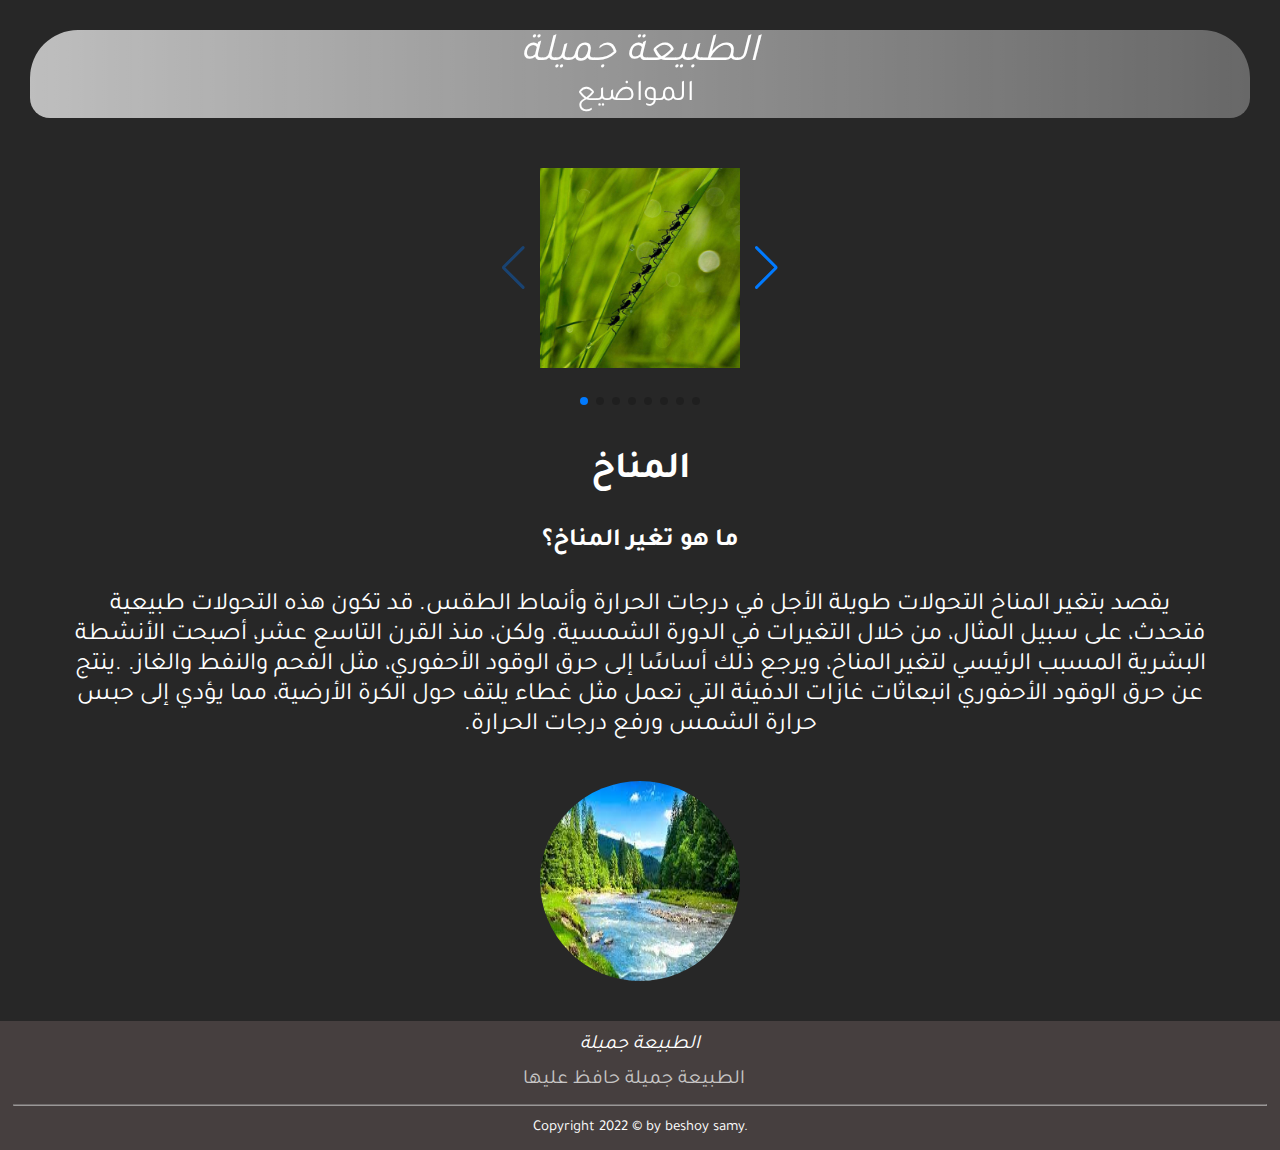
<file: index.html>
<!DOCTYPE html>
<html lang="en">
    <head>
        <meta charset="UTF-8">
        <meta http-equiv="X-UA-Compatible" content="IE=edge">
        <meta name="viewport" content="width=device-width, initial-scale=1.0">
        <meta name="description" content="">
        <meta name="author" conetnt="Made by Beshoy Samy Englizy Askndr, and improved by Youssef Mostafa">
        <title>al-tabe3a</title>
        <!--the icon of website-->
        <link rel="icon" href="images/nature.icon">
        <!--main css file-->
        <link rel="stylesheet" href="css/work.css">
        <!-- Link Swiper's CSS -->
        <link rel="stylesheet" href="https://cdn.jsdelivr.net/npm/swiper/swiper-bundle.min.css" />
         <!--google fonts library-->
    <link rel="preconnect" href="https://fonts.googleapis.com">
    <link rel="preconnect" href="https://fonts.gstatic.com" crossorigin>
    <link rel="preconnect" href="https://fonts.googleapis.com">
    <link rel="preconnect" href="https://fonts.gstatic.com" crossorigin>
    <link
        href="https://fonts.googleapis.com/css2?family=Tajawal:wght@200;300;400;700;800;900&family=Work+Sans:ital,wght@0,100;0,200;0,300;0,400;0,500;0,600;0,700;0,800;0,900;1,100;1,200;1,300;1,400;1,500;1,600;1,700;1,800;1,900&display=swap"
        rel="stylesheet">
    <link
        href="https://fonts.googleapis.com/css2?family=Work+Sans:ital,wght@0,100;0,200;0,300;0,400;0,500;0,600;0,700;0,800;0,900;1,100;1,200;1,300;1,400;1,500;1,600;1,700;1,800;1,900&display=swap"
        rel="stylesheet">
    <!--google icons library-->
    <link rel="stylesheet"
        href="https://fonts.googleapis.com/css2?family=Material+Symbols+Outlined:opsz,wght,FILL,GRAD@48,400,0,0" />
       <style>
       html,body {
            position: relative;
            height: 100%;
        }

        body {
            margin: 0;
            padding: 0;
        }

        .swiper {
            width: 300px;
            height: 300px;
            padding: 50px;
        }
        .swiper-slide {
            background-position: center;
            background-size: cover;
            width: 300px;
            height: 300px;
        }
        .swiper-slide img {
            display: block;
            width: 100%;
        }
        </style>
    </head>
<body>
    <header title="logo"><a href="index.html">الطبيعة جميلة</a></header>
    <nav>
    <div><a href="change.html">المواضيع</a></div>
    </nav>
    <!-- Swiper -->
    <div class="swiper mySwiper">
        <div class="swiper-wrapper">
            <div class="swiper-slide">
                <img src="images/nature-1.jpg" />
            </div>
            <div class="swiper-slide">
                <img src="images/nature-2.jpg" />
            </div>
            <div class="swiper-slide">
                <img src="images/nature-3.jpg" />
            </div>
            <div class="swiper-slide">
                <img src="images/nature-4.jpg" />
            </div>
            <div class="swiper-slide">
                <img src="images/nature-5.jpg" />
            </div>
            <div class="swiper-slide">
                <img src="images/nature-6.jpg" />
            </div>
            <div class="swiper-slide">
                <img src="images/nature-7.jpg" />
            </div>
            <div class="swiper-slide">
                <img src="images/nature-8.jpg" />
            </div>
        </div>
        <div class="swiper-button-next"></div>
        <div class="swiper-button-prev"></div>
        <div class="swiper-pagination"></div>
    </div>
    <div class="container">

        <div class="paragraph">
            <h2>المناخ</h2>

            <h4> ما هو تغير المناخ؟</h4>
            <div>
                يقصد بتغير المناخ التحولات طويلة الأجل في درجات الحرارة وأنماط الطقس. قد تكون هذه التحولات طبيعية
                فتحدث، على سبيل المثال، من خلال التغيرات في الدورة الشمسية. ولكن، منذ القرن التاسع عشر، أصبحت
                الأنشطة البشرية المسبب الرئيسي لتغير المناخ، ويرجع ذلك أساسًا إلى حرق الوقود الأحفوري، مثل الفحم
                والنفط والغاز.

                .ينتج عن حرق الوقود الأحفوري انبعاثات غازات الدفيئة التي تعمل مثل غطاء يلتف حول الكرة الأرضية، مما
                يؤدي إلى حبس حرارة الشمس ورفع درجات الحرارة.
            </div>
        </div>

    </div>

    <div class="container111">
        <div class="boxx">
            <img src="images/images.jpeg" class="face front">
            <div class="face back">الطبيعة بسيطة الفن الثقيل</div>
        </div>
    </div>


    <footer>
        <div class="c1" title="logo"><a href="index.html"> الطبيعة جميلة</a></div>
        <div class="c2"> الطبيعة جميلة حافظ عليها</div>
        <hr class="c9">
        <div class="c10">Copyright 2022 &copy; by beshoy samy.</div>
    </footer>

    <!-- Swiper -->
    <script src="https://cdn.jsdelivr.net/npm/swiper/swiper-bundle.min.js"></script>
    <!-- Initialize Swiper -->
    <script>
        var swiper = new Swiper(".mySwiper", {
            effect: "flip",
            grabCursor: true,
            pagination: {
                el: ".swiper-pagination",
            },
            navigation: {
                nextEl: ".swiper-button-next",
                prevEl: ".swiper-button-prev",
            },
        });
    </script>
</body>
</html>
</file>
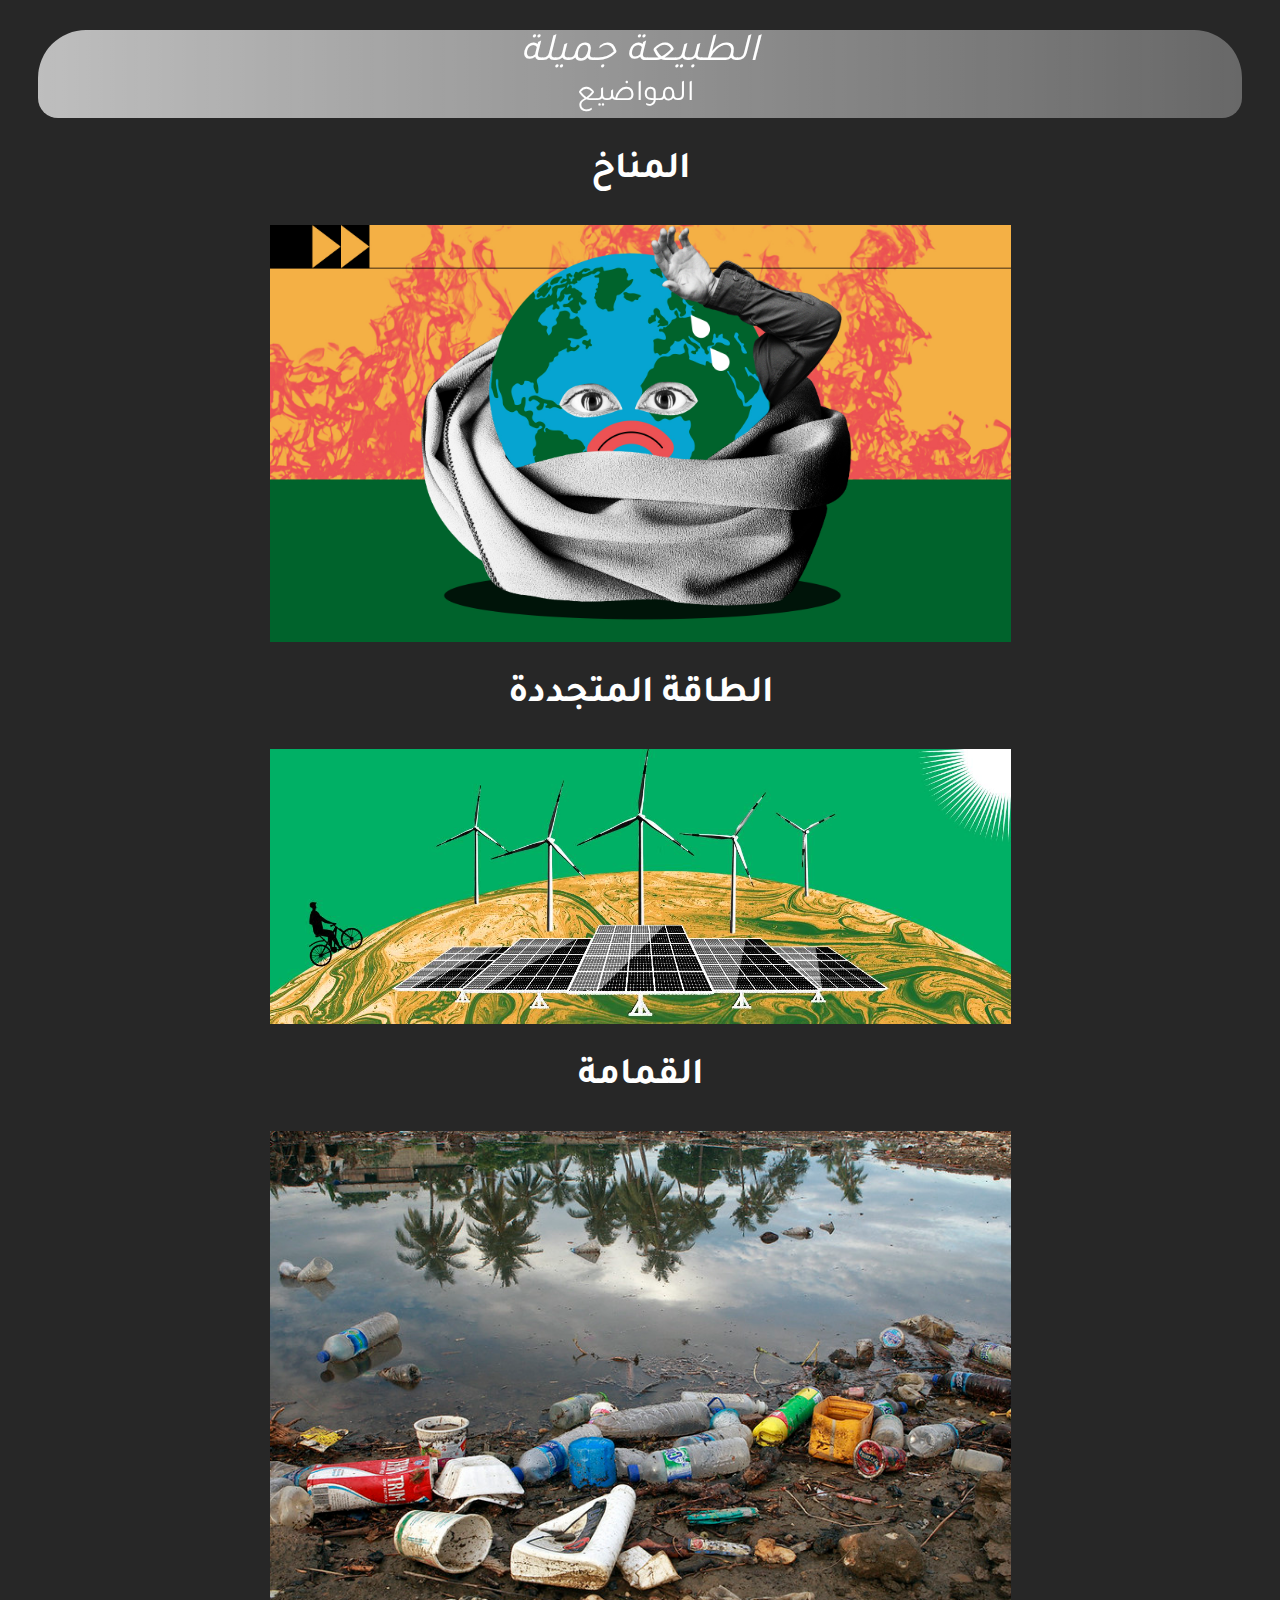
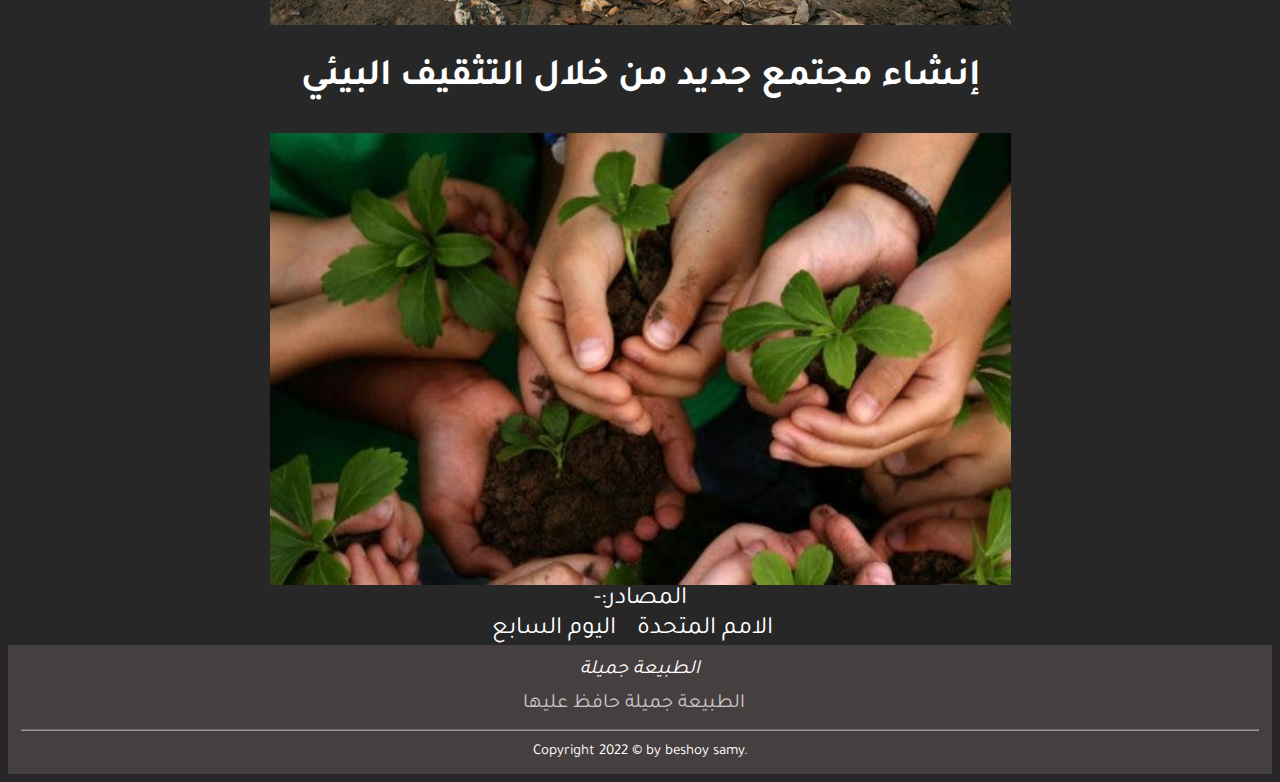
<file: change.html>
<!DOCTYPE html>
<html lang="en">
    <head>
        <meta charset="UTF-8">
        <meta http-equiv="X-UA-Compatible" content="IE=edge">
        <meta name="viewport" content="width=device-width, initial-scale=1.0">
        <meta name="description" content="">
        <meta name="author" conetnt="Made by Beshoy Samy Englizy Askndr, and improved by Youssef Mostafa">
      <title>al-tabe3a</title>
        <!--the icon of website-->
        <link rel="icon" href="images/nature.icon">
        <!--main css file-->
        <link rel="stylesheet" href="css/work.css">
        <!-- Link Swiper's CSS -->
        <link rel="stylesheet" href="https://cdn.jsdelivr.net/npm/swiper/swiper-bundle.min.css" />
         <!--google fonts library-->
    <link rel="preconnect" href="https://fonts.googleapis.com">
    <link rel="preconnect" href="https://fonts.gstatic.com" crossorigin>
    <link rel="preconnect" href="https://fonts.googleapis.com">
    <link rel="preconnect" href="https://fonts.gstatic.com" crossorigin>
    <link
        href="https://fonts.googleapis.com/css2?family=Tajawal:wght@200;300;400;700;800;900&family=Work+Sans:ital,wght@0,100;0,200;0,300;0,400;0,500;0,600;0,700;0,800;0,900;1,100;1,200;1,300;1,400;1,500;1,600;1,700;1,800;1,900&display=swap"
        rel="stylesheet">
    <link
        href="https://fonts.googleapis.com/css2?family=Work+Sans:ital,wght@0,100;0,200;0,300;0,400;0,500;0,600;0,700;0,800;0,900;1,100;1,200;1,300;1,400;1,500;1,600;1,700;1,800;1,900&display=swap"
        rel="stylesheet">
    <!--google icons library-->
    <link rel="stylesheet"
        href="https://fonts.googleapis.com/css2?family=Material+Symbols+Outlined:opsz,wght,FILL,GRAD@48,400,0,0" />
<body>
    <header title="logo"><a href="index.html">الطبيعة جميلة</a></header>
        <nav>

            <div><a href="change.html">المواضيع</a></div>

        </nav>

        <div class="container">

            <h2><a href="climate.html">المناخ</a></h2>
            <img src="images/feeling-the-heat.jpg" class="center" alt="تغير المناخ">

            <h2><a href="power.html">الطاقة المتجددة</a></h2>
            <img src="images/energy_cover01.jpg" class="center" alt="الطاقة">

            <h2><a href="trash.html">القمامة</a></h2>
            <img src="images/waste.jpg" class="center" alt="القمامة">

            <h2><a href="newGen.html">إنشاء مجتمع جديد من خلال التثقيف البيئي</a></h2>
            <img src="images/التثقيف-البيئي.jpg" class="center" alt="الطبيعة">

            <div>المصادر:-</div>
            <div class="aaa"><a href="https://www.un.org/ar/" target="_balnk">الامم المتحدة</a></div>
            <div class="aaa"><a href="https://www.youm7.com/" target="_balnk">اليوم السابع</a></div>


        </div>

        <footer>
            <div class="c1" title="logo"><a href="index.html"> الطبيعة جميلة</a></div>
            <div class="c2">الطبيعة جميلة حافظ عليها</div>
            <hr class="c9">
            <div class="c10">Copyright 2022 &copy; by beshoy samy.</div>
        </footer>
</body>

</html>
</file>
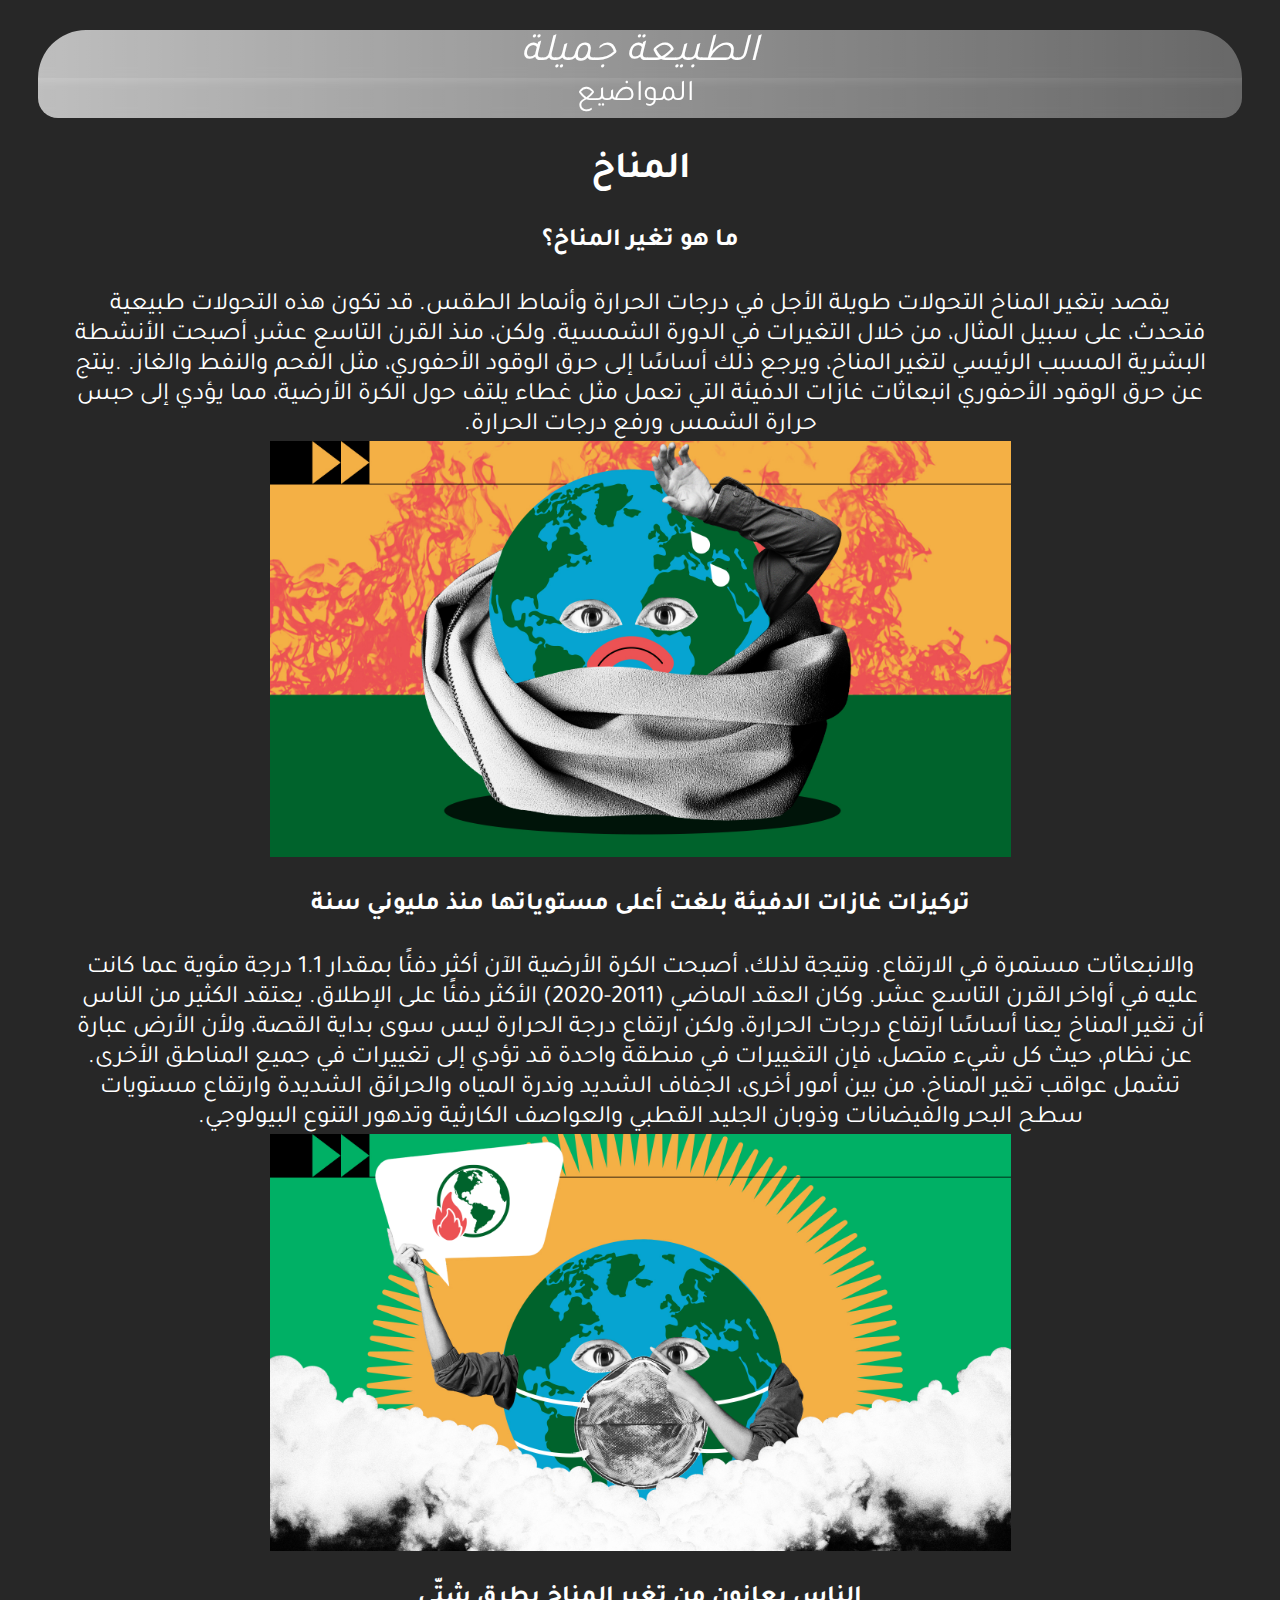
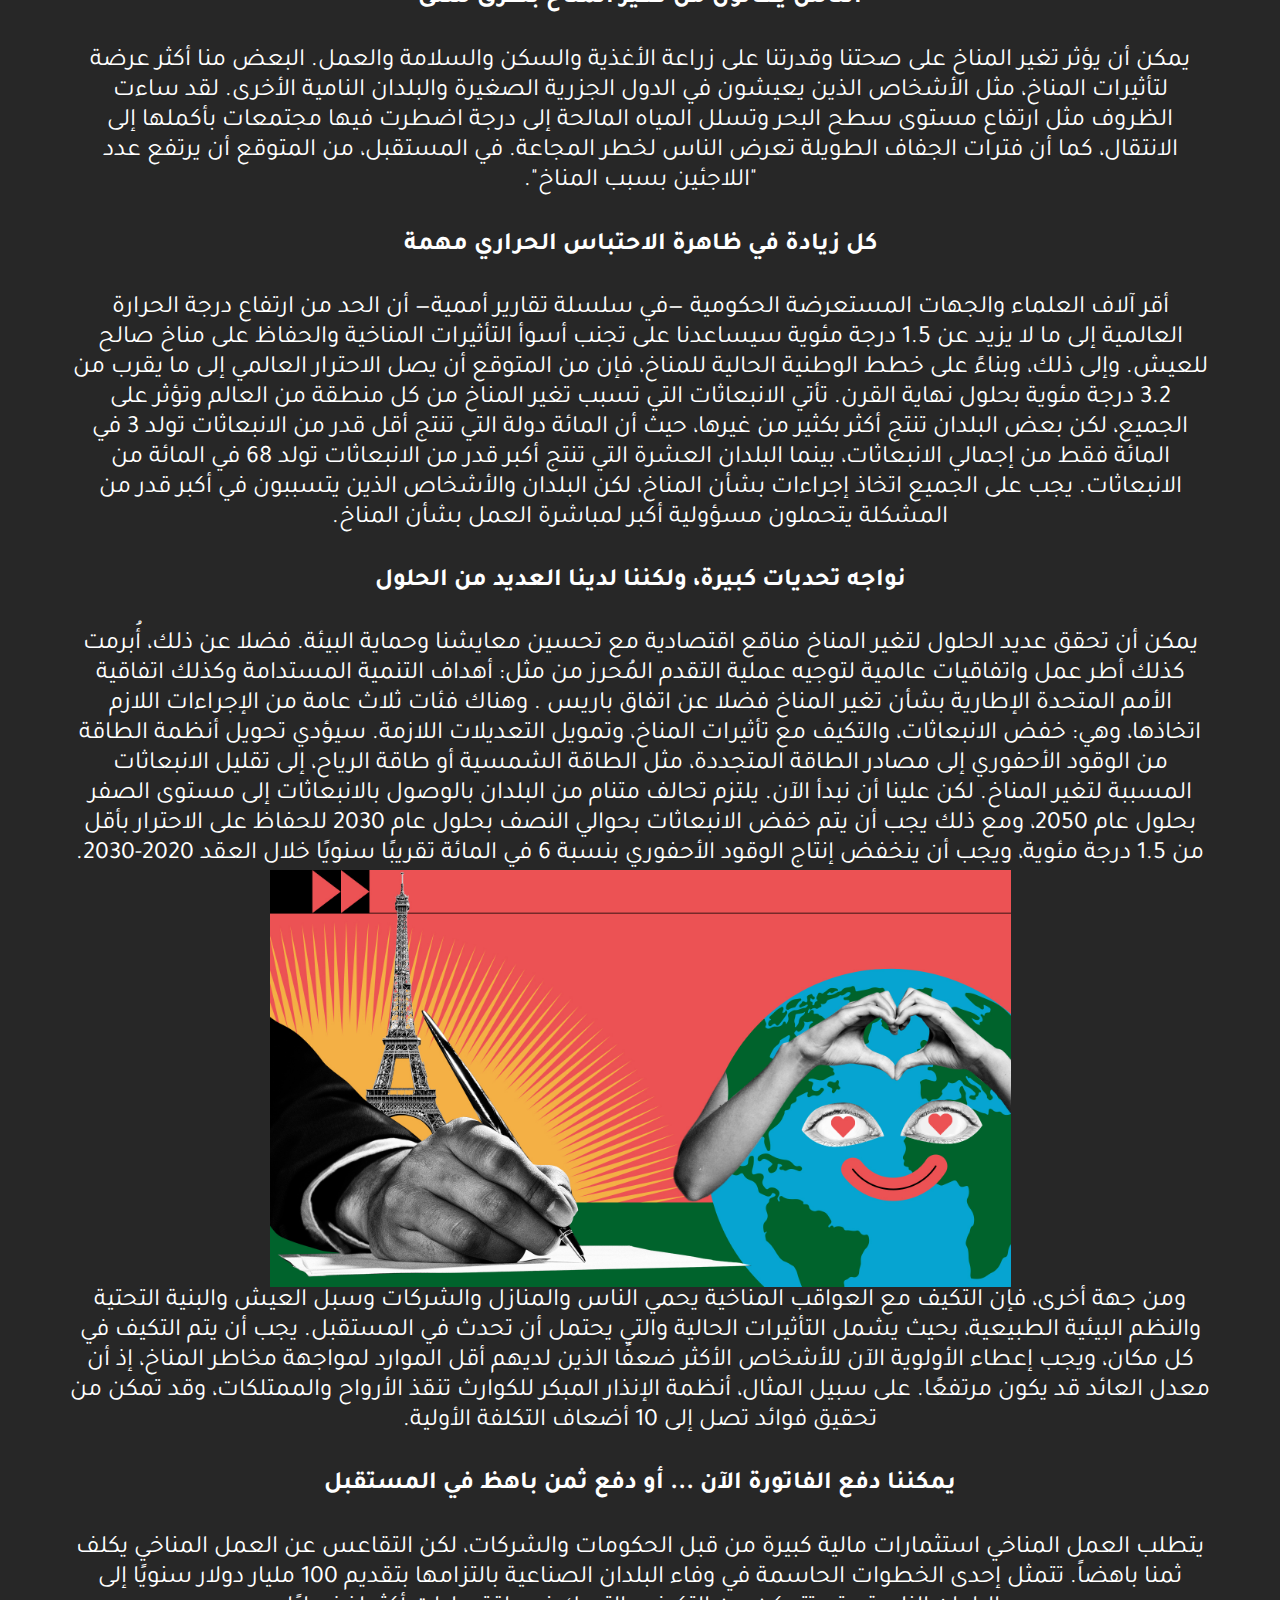
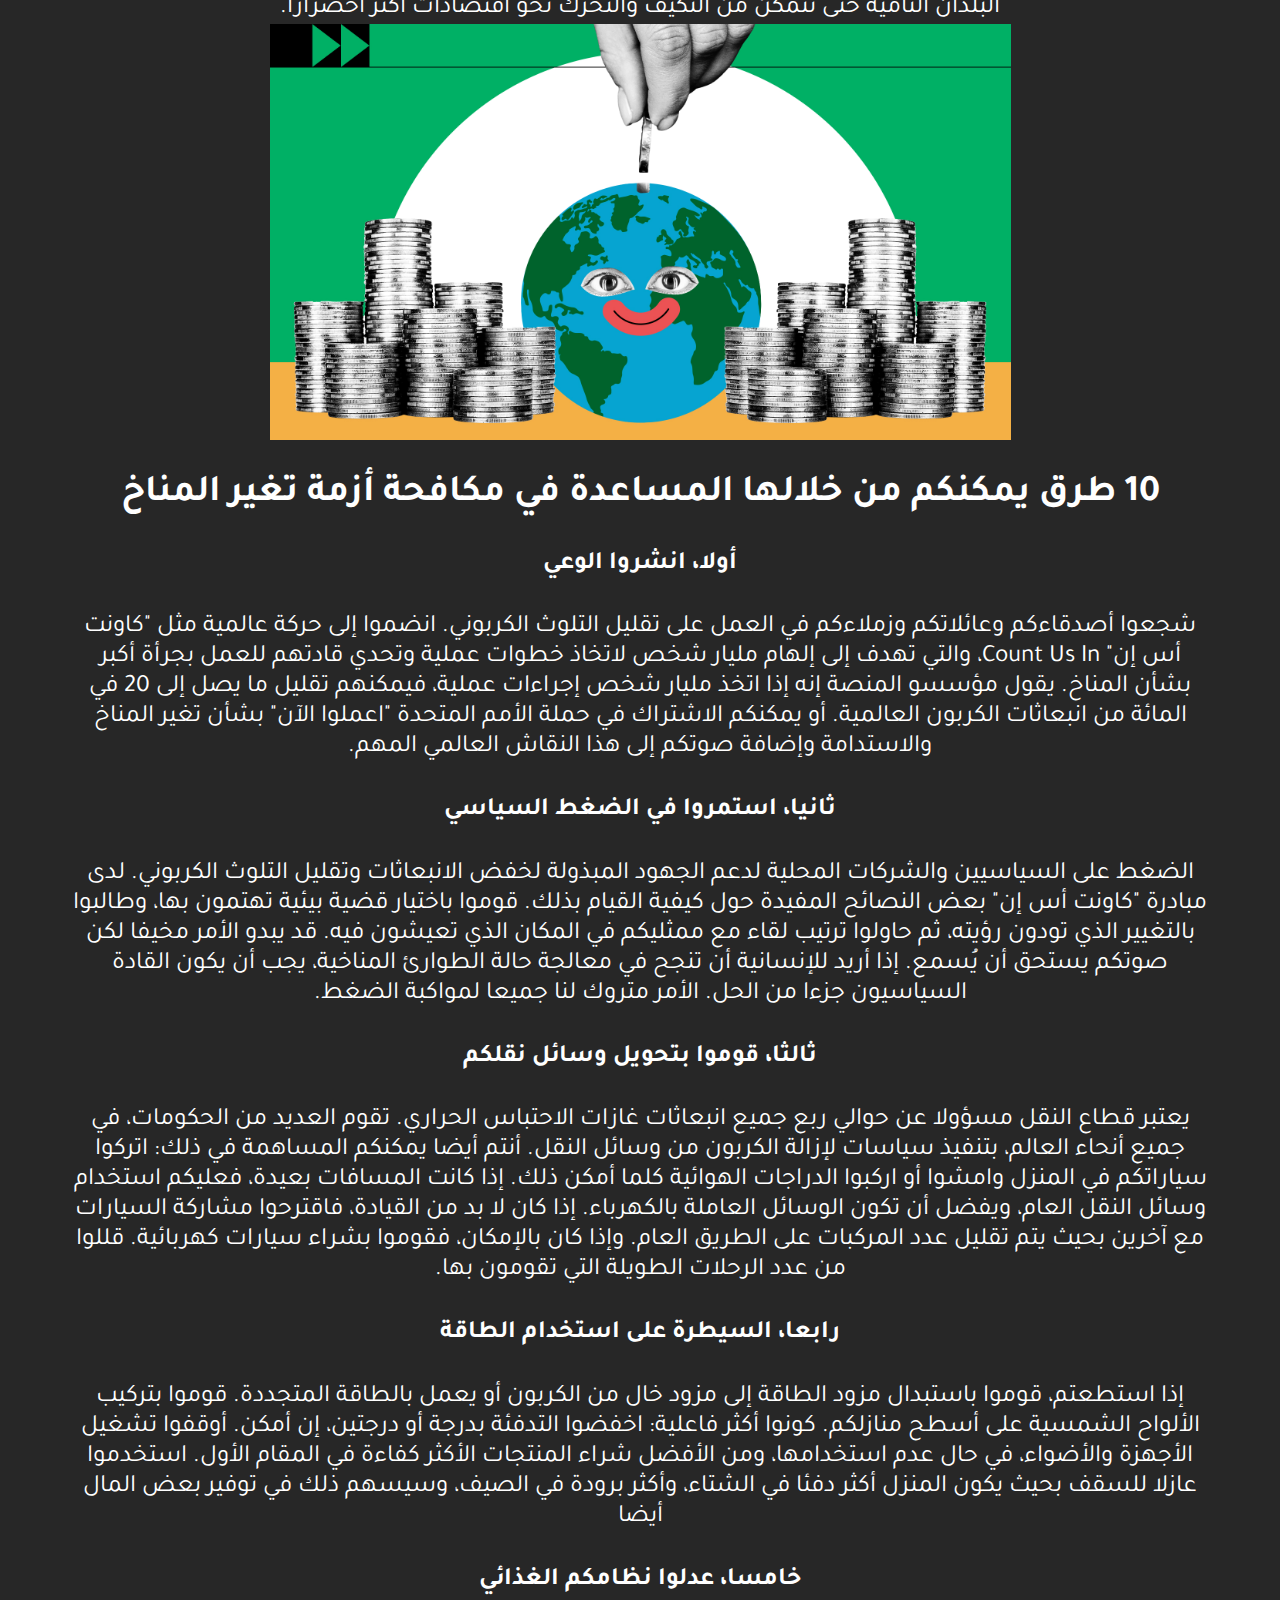
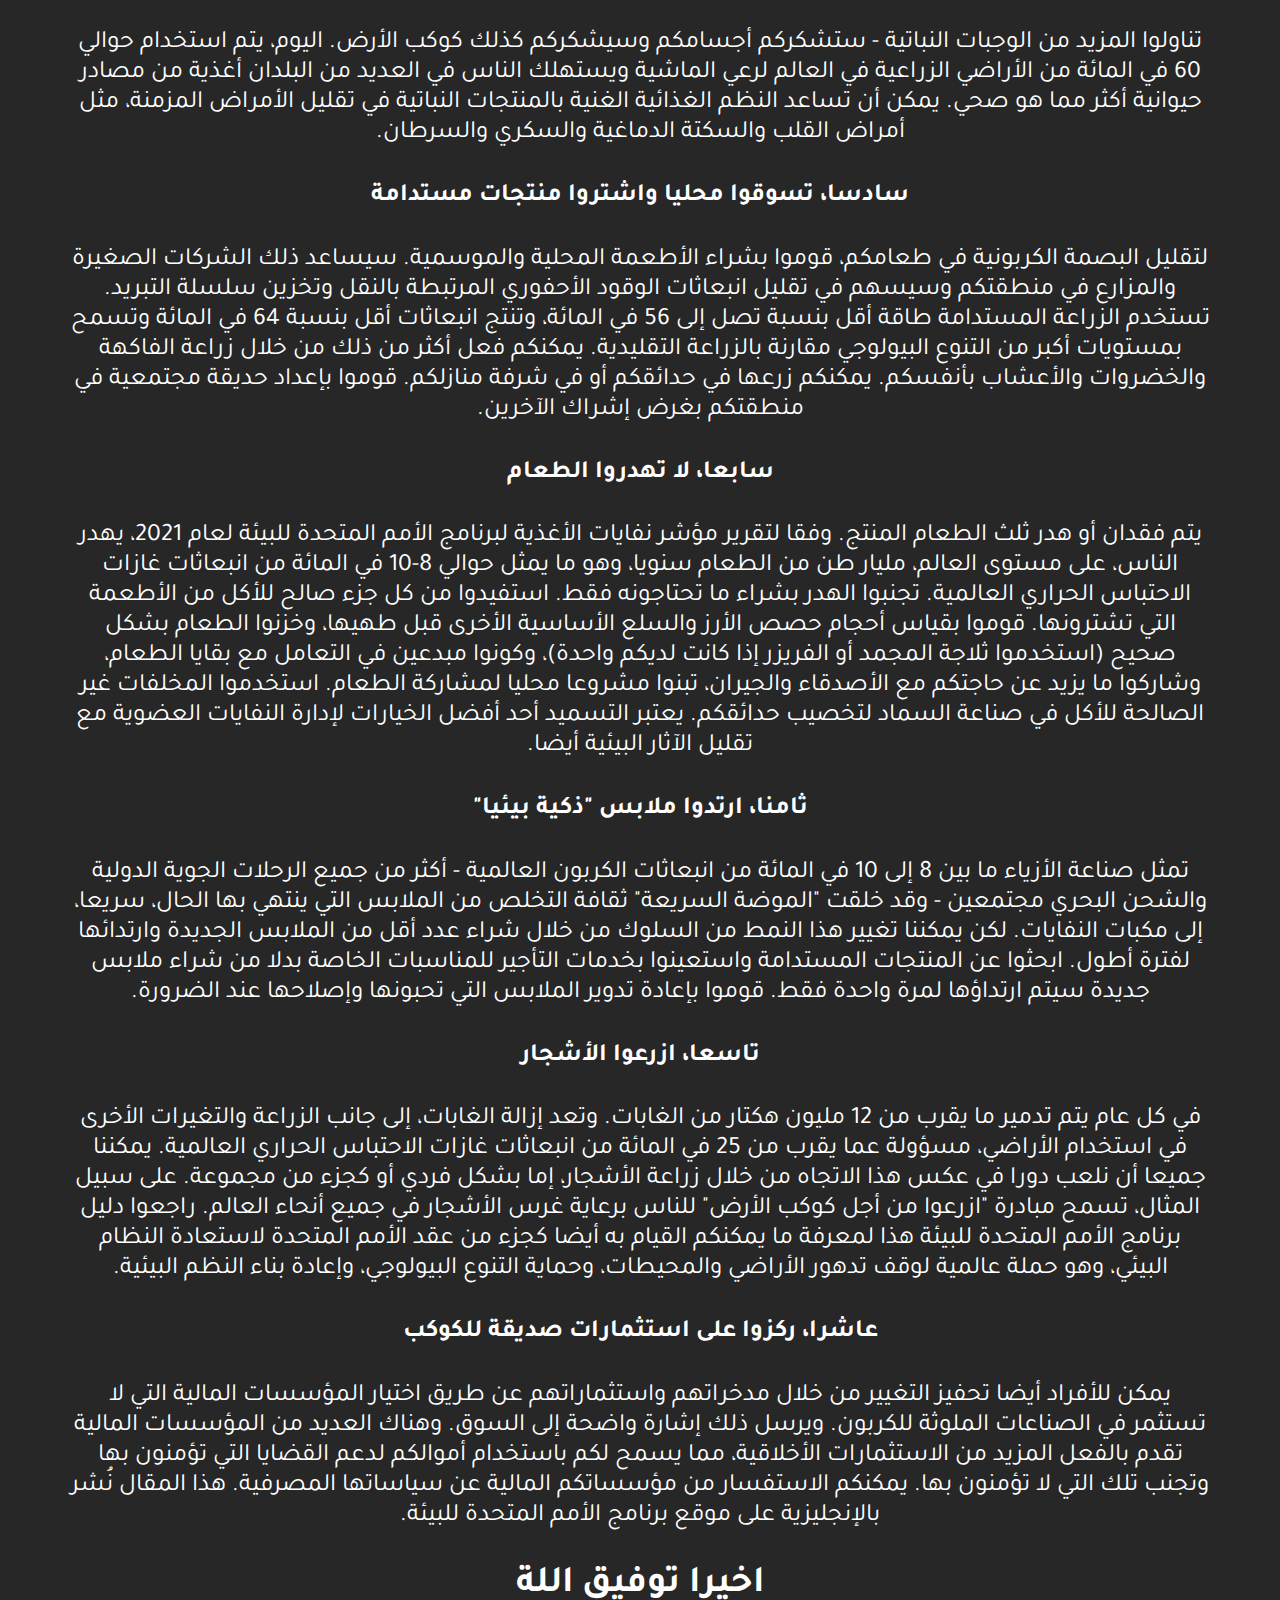
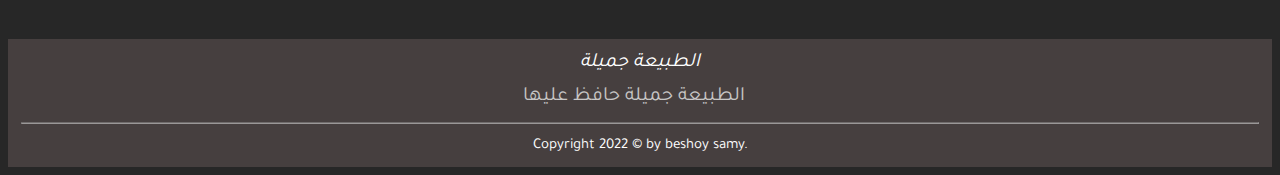
<file: climate.html>
<!DOCTYPE html>
<html>
    <head>
        <meta charset="UTF-8">
        <meta http-equiv="X-UA-Compatible" content="IE=edge">
        <meta name="viewport" content="width=device-width, initial-scale=1.0">
        <meta name="description" content="">
        <meta name="author" conetnt="Made by Beshoy Samy Englizy Askndr, and improved by Youssef Mostafa">
        <title>al-tabe3a</title>
        <!--the icon of website-->
        <link rel="icon" href="images/nature.icon">
        <!--main css file-->
        <link rel="stylesheet" href="css/work.css">
        <!-- Link Swiper's CSS -->
        <link rel="stylesheet" href="https://cdn.jsdelivr.net/npm/swiper/swiper-bundle.min.css" />
         <!--google fonts library-->
    <link rel="preconnect" href="https://fonts.googleapis.com">
    <link rel="preconnect" href="https://fonts.gstatic.com" crossorigin>
    <link rel="preconnect" href="https://fonts.googleapis.com">
    <link rel="preconnect" href="https://fonts.gstatic.com" crossorigin>
    <link
        href="https://fonts.googleapis.com/css2?family=Tajawal:wght@200;300;400;700;800;900&family=Work+Sans:ital,wght@0,100;0,200;0,300;0,400;0,500;0,600;0,700;0,800;0,900;1,100;1,200;1,300;1,400;1,500;1,600;1,700;1,800;1,900&display=swap"
        rel="stylesheet">
    <link
        href="https://fonts.googleapis.com/css2?family=Work+Sans:ital,wght@0,100;0,200;0,300;0,400;0,500;0,600;0,700;0,800;0,900;1,100;1,200;1,300;1,400;1,500;1,600;1,700;1,800;1,900&display=swap"
        rel="stylesheet">
    <!--google icons library-->
    <link rel="stylesheet"
        href="https://fonts.googleapis.com/css2?family=Material+Symbols+Outlined:opsz,wght,FILL,GRAD@48,400,0,0" />
    </head>
<body>
    <header title="logo"><a href="index.html">الطبيعة جميلة</a></header>



        <nav>

            <div><a href="change.html">المواضيع</a></div>
            

        </nav>

        <div class="container">

            <h2>المناخ</h2>

            <h4> ما هو تغير المناخ؟</h4>
            <div>
                يقصد بتغير المناخ التحولات طويلة الأجل في درجات الحرارة وأنماط الطقس. قد تكون هذه التحولات طبيعية فتحدث،
                على سبيل المثال، من خلال التغيرات في الدورة الشمسية. ولكن، منذ القرن التاسع عشر، أصبحت الأنشطة البشرية
                المسبب الرئيسي لتغير المناخ، ويرجع ذلك أساسًا إلى حرق الوقود الأحفوري، مثل الفحم والنفط والغاز.

                .ينتج عن حرق الوقود الأحفوري انبعاثات غازات الدفيئة التي تعمل مثل غطاء يلتف حول الكرة الأرضية، مما يؤدي
                إلى حبس حرارة الشمس ورفع درجات الحرارة.
            </div>
            <img src="images/feeling-the-heat.jpg" class="center" alt="تغير المناخ">


            <h4>تركيزات غازات الدفيئة بلغت أعلى مستوياتها منذ مليوني سنة</h4>
            <div>والانبعاثات مستمرة في الارتفاع. ونتيجة لذلك، أصبحت الكرة الأرضية الآن أكثر دفئًا بمقدار 1.1 درجة مئوية
                عما كانت عليه في أواخر القرن التاسع عشر. وكان العقد الماضي (2011-2020) الأكثر دفئًا على الإطلاق.
                يعتقد الكثير من الناس أن تغير المناخ يعنا أساسًا ارتفاع درجات الحرارة، ولكن ارتفاع درجة الحرارة ليس سوى
                بداية القصة، ولأن الأرض عبارة عن نظام، حيث كل شيء متصل، فإن التغييرات في منطقة واحدة قد تؤدي إلى تغييرات
                في جميع المناطق الأخرى.
                تشمل عواقب تغير المناخ، من بين أمور أخرى، الجفاف الشديد وندرة المياه والحرائق الشديدة وارتفاع مستويات
                سطح البحر والفيضانات وذوبان الجليد القطبي والعواصف الكارثية وتدهور التنوع البيولوجي.
            </div>
            <img src="images/earth-asking-for-help.jpg" class="center"
                alt="تركيزات غازات الدفيئة بلغت أعلى مستوياتها منذ مليوني سنة">


            <h4>الناس يعانون من تغير المناخ بطرق شتّى</h4>
            <div>يمكن أن يؤثر تغير المناخ على صحتنا وقدرتنا على زراعة الأغذية والسكن والسلامة والعمل. البعض منا أكثر
                عرضة لتأثيرات المناخ، مثل الأشخاص الذين يعيشون في الدول الجزرية الصغيرة والبلدان النامية الأخرى. لقد
                ساءت الظروف مثل ارتفاع مستوى سطح البحر وتسلل المياه المالحة إلى درجة اضطرت فيها مجتمعات بأكملها إلى
                الانتقال، كما أن فترات الجفاف الطويلة تعرض الناس لخطر المجاعة. في المستقبل، من المتوقع أن يرتفع عدد
                "اللاجئين بسبب المناخ".

            </div>


            <h4>كل زيادة في ظاهرة الاحتباس الحراري مهمة</h4>
            <div>أقر آلاف العلماء والجهات المستعرضة الحكومية —في سلسلة تقارير أممية— أن الحد من ارتفاع درجة الحرارة
                العالمية إلى ما لا يزيد عن 1.5 درجة مئوية سيساعدنا على تجنب أسوأ التأثيرات المناخية والحفاظ على مناخ
                صالح للعيش. وإلى ذلك، وبناءً على خطط الوطنية الحالية للمناخ، فإن من المتوقع أن يصل الاحترار العالمي إلى
                ما يقرب من 3.2 درجة مئوية بحلول نهاية القرن.
                تأتي الانبعاثات التي تسبب تغير المناخ من كل منطقة من العالم وتؤثر على الجميع، لكن بعض البلدان تنتج أكثر
                بكثير من غيرها، حيث أن المائة دولة التي تنتج أقل قدر من الانبعاثات تولد 3 في المائة فقط من إجمالي
                الانبعاثات، بينما البلدان العشرة التي تنتج أكبر قدر من الانبعاثات تولد 68 في المائة من الانبعاثات. يجب
                على الجميع اتخاذ إجراءات بشأن المناخ، لكن البلدان والأشخاص الذين يتسببون في أكبر قدر من المشكلة يتحملون
                مسؤولية أكبر لمباشرة العمل بشأن المناخ.
            </div>

            <h4>نواجه تحديات كبيرة، ولكننا لدينا العديد من الحلول</h4>
            <div>يمكن أن تحقق عديد الحلول لتغير المناخ مناقع اقتصادية مع تحسين معايشنا وحماية البيئة. فضلا عن ذلك،
                أُبرمت كذلك أطر عمل واتفاقيات عالمية لتوجيه عملية التقدم المُحرز من مثل: أهداف التنمية المستدامة وكذلك
                اتفاقية الأمم المتحدة الإطارية بشأن تغير المناخ فضلا عن اتفاق باريس . وهناك فئات ثلاث عامة من الإجراءات
                اللازم اتخاذها، وهي: خفض الانبعاثات، والتكيف مع تأثيرات المناخ، وتمويل التعديلات اللازمة.
                سيؤدي تحويل أنظمة الطاقة من الوقود الأحفوري إلى مصادر الطاقة المتجددة، مثل الطاقة الشمسية أو طاقة
                الرياح، إلى تقليل الانبعاثات المسببة لتغير المناخ. لكن علينا أن نبدأ الآن. يلتزم تحالف متنام من البلدان
                بالوصول بالانبعاثات إلى مستوى الصفر بحلول عام 2050، ومع ذلك يجب أن يتم خفض الانبعاثات بحوالي النصف بحلول
                عام 2030 للحفاظ على الاحترار بأقل من 1.5 درجة مئوية، ويجب أن ينخفض إنتاج الوقود الأحفوري بنسبة 6 في
                المائة تقريبًا سنويًا خلال العقد 2020-2030.
            </div>
            <img src="images/climatechange10.jpg" class="center"
                alt="نواجه تحديات كبيرة، ولكننا لدينا العديد من الحلول">
            <div>ومن جهة أخرى، فإن التكيف مع العواقب المناخية يحمي الناس والمنازل والشركات وسبل العيش والبنية التحتية
                والنظم البيئية الطبيعية، بحيث يشمل التأثيرات الحالية والتي يحتمل أن تحدث في المستقبل. يجب أن يتم التكيف
                في كل مكان، ويجب إعطاء الأولوية الآن للأشخاص الأكثر ضعفًا الذين لديهم أقل الموارد لمواجهة مخاطر المناخ،
                إذ أن معدل العائد قد يكون مرتفعًا. على سبيل المثال، أنظمة الإنذار المبكر للكوارث تنقذ الأرواح
                والممتلكات، وقد تمكن من تحقيق فوائد تصل إلى 10 أضعاف التكلفة الأولية.</div>

            <h4>يمكننا دفع الفاتورة الآن ... أو دفع ثمن باهظ في المستقبل</h4>
            <div>يتطلب العمل المناخي استثمارات مالية كبيرة من قبل الحكومات والشركات، لكن التقاعس عن العمل المناخي يكلف
                ثمنا باهضاً. تتمثل إحدى الخطوات الحاسمة في وفاء البلدان الصناعية بالتزامها بتقديم 100 مليار دولار سنويًا
                إلى البلدان النامية حتى تتمكن من التكيف والتحرك نحو اقتصادات أكثر اخضرارًا.
            </div>

            <img src="images/financial-investment.jpg" class="center"
                alt="يمكننا دفع الفاتورة الآن ... أو دفع ثمن باهظ في المستقبل">

            <h2>10 طرق يمكنكم من خلالها المساعدة في مكافحة أزمة تغير المناخ</h2>

            <h4>أولا، انشروا الوعي</h4>
            <div>شجعوا أصدقاءكم وعائلاتكم وزملاءكم في العمل على تقليل التلوث الكربوني. انضموا إلى حركة عالمية مثل "كاونت
                أس إن" Count Us In، والتي تهدف إلى إلهام مليار شخص لاتخاذ خطوات عملية وتحدي قادتهم للعمل بجرأة أكبر بشأن
                المناخ.

                يقول مؤسسو المنصة إنه إذا اتخذ مليار شخص إجراءات عملية، فيمكنهم تقليل ما يصل إلى 20 في المائة من
                انبعاثات الكربون العالمية. أو يمكنكم الاشتراك في حملة الأمم المتحدة "اعملوا الآن" بشأن تغير المناخ
                والاستدامة وإضافة صوتكم إلى هذا النقاش العالمي المهم.
            </div>
            <h4>ثانيا، استمروا في الضغط السياسي</h4>
            <div>الضغط على السياسيين والشركات المحلية لدعم الجهود المبذولة لخفض الانبعاثات وتقليل التلوث الكربوني.

                لدى مبادرة "كاونت أس إن" بعض النصائح المفيدة حول كيفية القيام بذلك. قوموا باختيار قضية بيئية تهتمون بها،
                وطالبوا بالتغيير الذي تودون رؤيته، ثم حاولوا ترتيب لقاء مع ممثليكم في المكان الذي تعيشون فيه.
                قد يبدو الأمر مخيفا لكن صوتكم يستحق أن يُسمع. إذا أريد للإنسانية أن تنجح في معالجة حالة الطوارئ
                المناخية، يجب أن يكون القادة السياسيون جزءا من الحل. الأمر متروك لنا جميعا لمواكبة الضغط.
            </div>
            <h4>ثالثا، قوموا بتحويل وسائل نقلكم</h4>
            <div>
                يعتبر قطاع النقل مسؤولا عن حوالي ربع جميع انبعاثات غازات الاحتباس الحراري. تقوم العديد من الحكومات، في
                جميع أنحاء العالم، بتنفيذ سياسات لإزالة الكربون من وسائل النقل.

                أنتم أيضا يمكنكم المساهمة في ذلك: اتركوا سياراتكم في المنزل وامشوا أو اركبوا الدراجات الهوائية كلما أمكن
                ذلك.

                إذا كانت المسافات بعيدة، فعليكم استخدام وسائل النقل العام، ويفضل أن تكون الوسائل العاملة بالكهرباء. إذا
                كان لا بد من القيادة، فاقترحوا مشاركة السيارات مع آخرين بحيث يتم تقليل عدد المركبات على الطريق العام.
                وإذا كان بالإمكان، فقوموا بشراء سيارات كهربائية. قللوا من عدد الرحلات الطويلة التي تقومون بها.

            </div>
            <h4>رابعا، السيطرة على استخدام الطاقة </h4>
            <div>إذا استطعتم، قوموا باستبدال مزود الطاقة إلى مزود خال من الكربون أو يعمل بالطاقة المتجددة.

                قوموا بتركيب الألواح الشمسية على أسطح منازلكم. كونوا أكثر فاعلية: اخفضوا التدفئة بدرجة أو درجتين، إن
                أمكن.

                أوقفوا تشغيل الأجهزة والأضواء، في حال عدم استخدامها، ومن الأفضل شراء المنتجات الأكثر كفاءة في المقام
                الأول. استخدموا عازلا للسقف بحيث يكون المنزل أكثر دفئا في الشتاء، وأكثر برودة في الصيف، وسيسهم ذلك في
                توفير بعض المال أيضا
            </div>
            <h4>خامسا، عدلوا نظامكم الغذائي</h4>
            <div>
                تناولوا المزيد من الوجبات النباتية - ستشكركم أجسامكم وسيشكركم كذلك كوكب الأرض. اليوم، يتم استخدام حوالي
                60 في المائة من الأراضي الزراعية في العالم لرعي الماشية ويستهلك الناس في العديد من البلدان أغذية من
                مصادر حيوانية أكثر مما هو صحي.

                يمكن أن تساعد النظم الغذائية الغنية بالمنتجات النباتية في تقليل الأمراض المزمنة، مثل أمراض القلب والسكتة
                الدماغية والسكري والسرطان.

            </div>
            <h4>سادسا، تسوقوا محليا واشتروا منتجات مستدامة</h4>
            <div>
                لتقليل البصمة الكربونية في طعامكم، قوموا بشراء الأطعمة المحلية والموسمية. سيساعد ذلك الشركات الصغيرة
                والمزارع في منطقتكم وسيسهم في تقليل انبعاثات الوقود الأحفوري المرتبطة بالنقل وتخزين سلسلة التبريد.

                تستخدم الزراعة المستدامة طاقة أقل بنسبة تصل إلى 56 في المائة، وتنتج انبعاثات أقل بنسبة 64 في المائة
                وتسمح بمستويات أكبر من التنوع البيولوجي مقارنة بالزراعة التقليدية. يمكنكم فعل أكثر من ذلك من خلال زراعة
                الفاكهة والخضروات والأعشاب بأنفسكم. يمكنكم زرعها في حدائقكم أو في شرفة منازلكم. قوموا بإعداد حديقة
                مجتمعية في منطقتكم بغرض إشراك الآخرين.

            </div>
            <h4>سابعا، لا تهدروا الطعام</h4>
            <div>
                يتم فقدان أو هدر ثلث الطعام المنتج. وفقا لتقرير مؤشر نفايات الأغذية لبرنامج الأمم المتحدة للبيئة لعام
                2021، يهدر الناس، على مستوى العالم، مليار طن من الطعام سنويا، وهو ما يمثل حوالي 8-10 في المائة من
                انبعاثات غازات الاحتباس الحراري العالمية.

                تجنبوا الهدر بشراء ما تحتاجونه فقط. استفيدوا من كل جزء صالح للأكل من الأطعمة التي تشترونها. قوموا بقياس
                أحجام حصص الأرز والسلع الأساسية الأخرى قبل طهيها، وخزنوا الطعام بشكل صحيح (استخدموا ثلاجة المجمد أو
                الفريزر إذا كانت لديكم واحدة)، وكونوا مبدعين في التعامل مع بقايا الطعام، وشاركوا ما يزيد عن حاجتكم مع
                الأصدقاء والجيران، تبنوا مشروعا محليا لمشاركة الطعام.

                استخدموا المخلفات غير الصالحة للأكل في صناعة السماد لتخصيب حدائقكم. يعتبر التسميد أحد أفضل الخيارات
                لإدارة النفايات العضوية مع تقليل الآثار البيئية أيضا.

            </div>
            <h4>ثامنا، ارتدوا ملابس "ذكية بيئيا"</h4>
            <div>
                تمثل صناعة الأزياء ما بين 8 إلى 10 في المائة من انبعاثات الكربون العالمية - أكثر من جميع الرحلات الجوية
                الدولية والشحن البحري مجتمعين - وقد خلقت "الموضة السريعة" ثقافة التخلص من الملابس التي ينتهي بها الحال،
                سريعا، إلى مكبات النفايات.

                لكن يمكننا تغيير هذا النمط من السلوك من خلال شراء عدد أقل من الملابس الجديدة وارتدائها لفترة أطول.
                ابحثوا عن المنتجات المستدامة واستعينوا بخدمات التأجير للمناسبات الخاصة بدلا من شراء ملابس جديدة سيتم
                ارتداؤها لمرة واحدة فقط. قوموا بإعادة تدوير الملابس التي تحبونها وإصلاحها عند الضرورة.

            </div>
            <h4>تاسعا، ازرعوا الأشجار</h4>
            <div>
                في كل عام يتم تدمير ما يقرب من 12 مليون هكتار من الغابات. وتعد إزالة الغابات، إلى جانب الزراعة والتغيرات
                الأخرى في استخدام الأراضي، مسؤولة عما يقرب من 25 في المائة من انبعاثات غازات الاحتباس الحراري العالمية.
                يمكننا جميعا أن نلعب دورا في عكس هذا الاتجاه من خلال زراعة الأشجار، إما بشكل فردي أو كجزء من مجموعة.

                على سبيل المثال، تسمح مبادرة "ازرعوا من أجل كوكب الأرض" للناس برعاية غرس الأشجار في جميع أنحاء العالم.

                راجعوا دليل برنامج الأمم المتحدة للبيئة هذا لمعرفة ما يمكنكم القيام به أيضا كجزء من عقد الأمم المتحدة
                لاستعادة النظام البيئي، وهو حملة عالمية لوقف تدهور الأراضي والمحيطات، وحماية التنوع البيولوجي، وإعادة
                بناء النظم البيئية.
            </div>
            <h4>عاشرا، ركزوا على استثمارات صديقة للكوكب</h4>
            <div>
                يمكن للأفراد أيضا تحفيز التغيير من خلال مدخراتهم واستثماراتهم عن طريق اختيار المؤسسات المالية التي لا
                تستثمر في الصناعات الملوثة للكربون.

                ويرسل ذلك إشارة واضحة إلى السوق. وهناك العديد من المؤسسات المالية تقدم بالفعل المزيد من الاستثمارات
                الأخلاقية، مما يسمح لكم باستخدام أموالكم لدعم القضايا التي تؤمنون بها وتجنب تلك التي لا تؤمنون بها.
                يمكنكم الاستفسار من مؤسساتكم المالية عن سياساتها المصرفية.

                هذا المقال نُشر بالإنجليزية على موقع برنامج الأمم المتحدة للبيئة.

            </div>
            <h2>اخيرا توفيق اللة</h2>

        </div>

        <footer>
            <div class="c1" title="logo"><a href="index.html"> الطبيعة جميلة</a></div>
            <div class="c2">الطبيعة جميلة حافظ عليها</div>
            <hr class="c9">
            <div class="c10">Copyright 2022 &copy; by beshoy samy.</div>
        </footer>
</body>

</html>
</file>
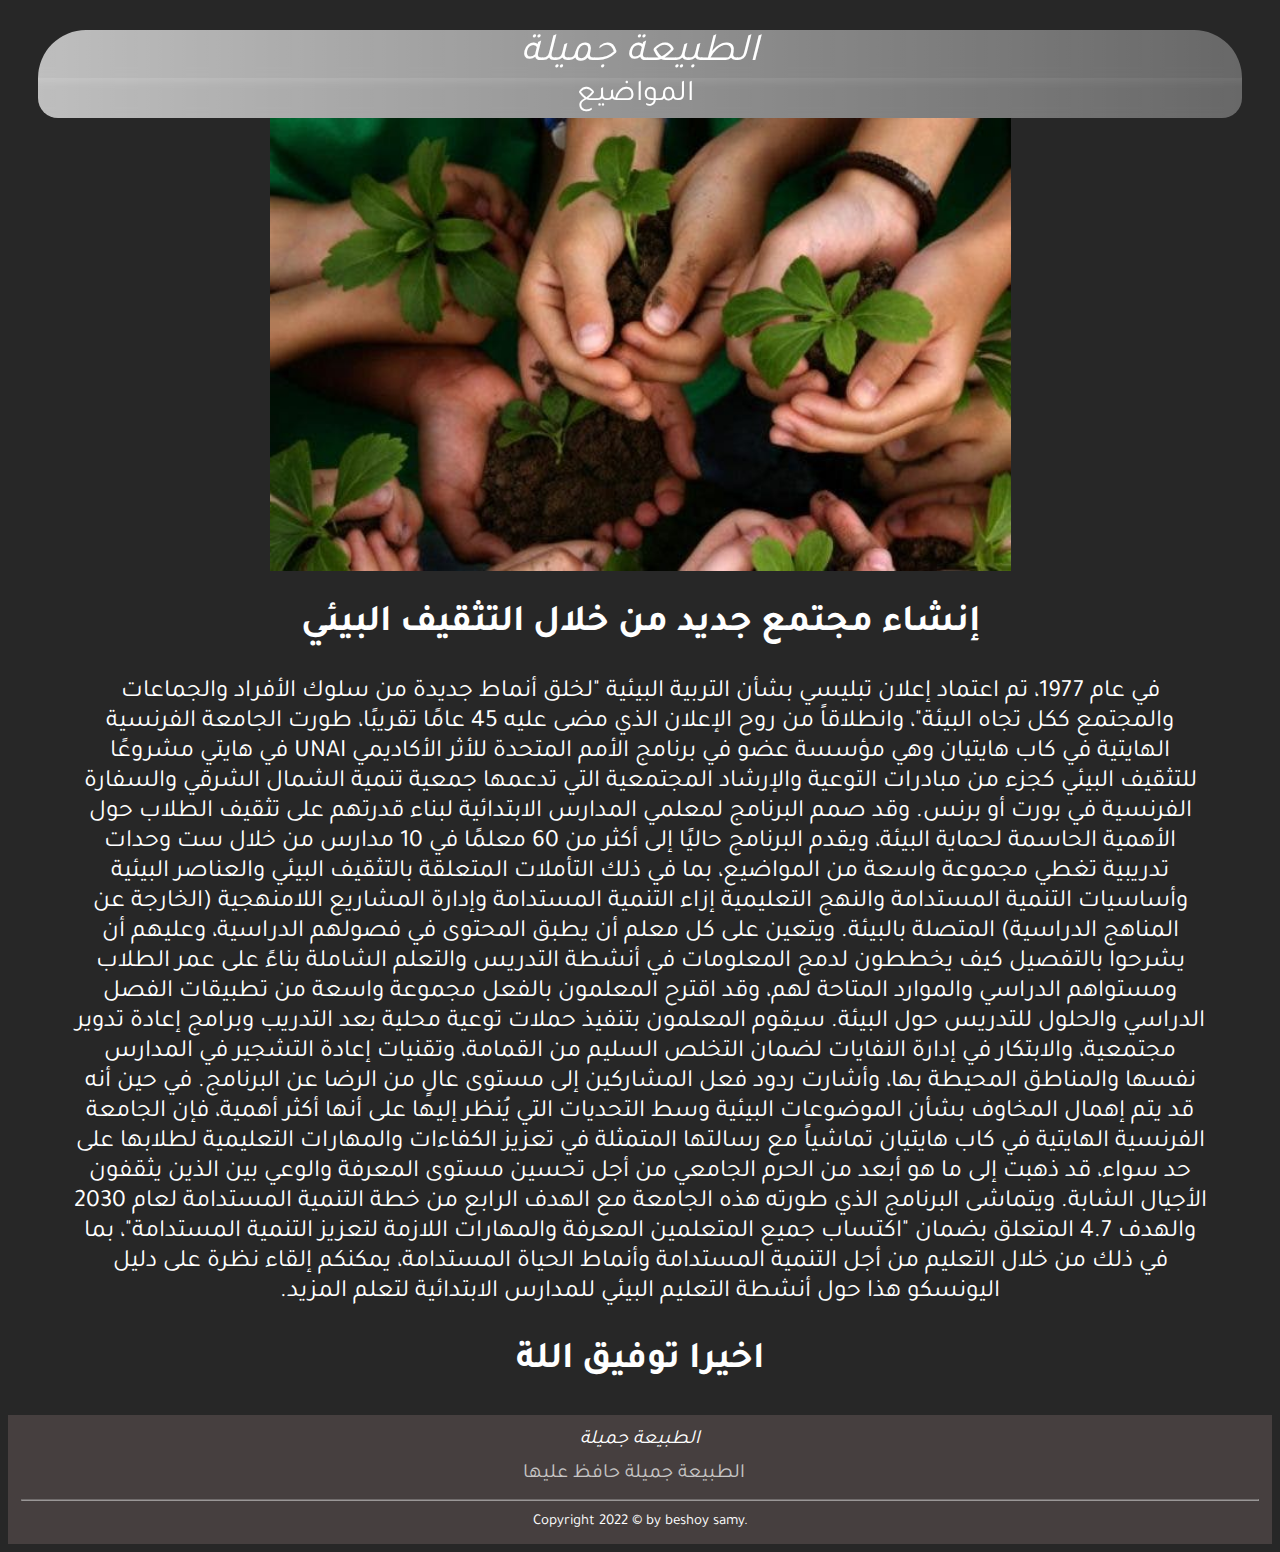
<file: newGen.html>
<!DOCTYPE html>
<html>
<head>
        <meta charset="UTF-8">
        <meta http-equiv="X-UA-Compatible" content="IE=edge">
        <meta name="viewport" content="width=device-width, initial-scale=1.0">
        <meta name="description" content="">
        <meta name="author" conetnt="Made by Beshoy Samy Englizy Askndr, and improved by Youssef Mostafa">
        <title>al-tabe3a</title>
        <!--the icon of website-->
        <link rel="icon" href="images/nature.icon">
        <!--main css file-->
        <link rel="stylesheet" href="css/work.css">
        <!-- Link Swiper's CSS -->
        <link rel="stylesheet" href="https://cdn.jsdelivr.net/npm/swiper/swiper-bundle.min.css" />
         <!--google fonts library-->
    <link rel="preconnect" href="https://fonts.googleapis.com">
    <link rel="preconnect" href="https://fonts.gstatic.com" crossorigin>
    <link rel="preconnect" href="https://fonts.googleapis.com">
    <link rel="preconnect" href="https://fonts.gstatic.com" crossorigin>
    <link
        href="https://fonts.googleapis.com/css2?family=Tajawal:wght@200;300;400;700;800;900&family=Work+Sans:ital,wght@0,100;0,200;0,300;0,400;0,500;0,600;0,700;0,800;0,900;1,100;1,200;1,300;1,400;1,500;1,600;1,700;1,800;1,900&display=swap"
        rel="stylesheet">
    <link
        href="https://fonts.googleapis.com/css2?family=Work+Sans:ital,wght@0,100;0,200;0,300;0,400;0,500;0,600;0,700;0,800;0,900;1,100;1,200;1,300;1,400;1,500;1,600;1,700;1,800;1,900&display=swap"
        rel="stylesheet">
    <!--google icons library-->
    <link rel="stylesheet"
        href="https://fonts.googleapis.com/css2?family=Material+Symbols+Outlined:opsz,wght,FILL,GRAD@48,400,0,0" />
</head>
<body>
    <header title="logo"><a href="index.html">الطبيعة جميلة</a></header>
        <nav>

            <div><a href="change.html">المواضيع</a></div>
      
        </nav>

        <div class="container">
            <img src="images/التثقيف-البيئي.jpg" class="center"alt="الطبيعة">
            <h2>إنشاء مجتمع جديد من خلال التثقيف البيئي</h2>
            <div>
                في عام 1977، تم اعتماد إعلان تبليسي بشأن التربية البيئية "لخلق أنماط جديدة من سلوك الأفراد والجماعات والمجتمع ككل تجاه البيئة"، وانطلاقاً من روح الإعلان الذي مضى عليه 45 عامًا تقريبًا، طورت الجامعة الفرنسية الهايتية في كاب هايتيان وهي مؤسسة عضو في برنامج الأمم المتحدة للأثر الأكاديمي UNAI في هايتي مشروعًا للتثقيف البيئي كجزء من مبادرات التوعية والإرشاد المجتمعية التي تدعمها جمعية تنمية الشمال الشرقي والسفارة الفرنسية في بورت أو برنس.

وقد صمم البرنامج لمعلمي المدارس الابتدائية لبناء قدرتهم على تثقيف الطلاب حول الأهمية الحاسمة لحماية البيئة، ويقدم البرنامج حاليًا إلى أكثر من 60 معلمًا في 10 مدارس من خلال ست وحدات تدريبية تغطي مجموعة واسعة من المواضيع، بما في ذلك التأملات المتعلقة بالتثقيف البيئي والعناصر البيئية وأساسيات التنمية المستدامة والنهج التعليمية إزاء التنمية المستدامة وإدارة المشاريع اللامنهجية (الخارجة عن المناهج الدراسية) المتصلة بالبيئة.

ويتعين على كل معلم أن يطبق المحتوى في فصولهم الدراسية، وعليهم أن يشرحوا بالتفصيل كيف يخططون لدمج المعلومات في أنشطة التدريس والتعلم الشاملة بناءً على عمر الطلاب ومستواهم الدراسي والموارد المتاحة لهم، وقد اقترح المعلمون بالفعل مجموعة واسعة من تطبيقات الفصل الدراسي والحلول للتدريس حول البيئة.

سيقوم المعلمون بتنفيذ حملات توعية محلية بعد التدريب وبرامج إعادة تدوير مجتمعية، والابتكار في إدارة النفايات لضمان التخلص السليم من القمامة، وتقنيات إعادة التشجير في المدارس نفسها والمناطق المحيطة بها، وأشارت ردود فعل المشاركين إلى مستوى عالٍ من الرضا عن البرنامج.

في حين أنه قد يتم إهمال المخاوف بشأن الموضوعات البيئية وسط التحديات التي يُنظر إليها على أنها أكثر أهمية، فإن الجامعة الفرنسية الهايتية في كاب هايتيان تماشياً مع رسالتها المتمثلة في تعزيز الكفاءات  والمهارات التعليمية لطلابها على حد سواء،  قد ذهبت إلى ما هو أبعد من الحرم الجامعي من أجل تحسين مستوى المعرفة والوعي بين الذين يثقفون الأجيال الشابة.

ويتماشى البرنامج الذي طورته هذه الجامعة مع الهدف الرابع من خطة التنمية المستدامة لعام 2030 والهدف 4.7 المتعلق بضمان "اكتساب جميع المتعلمين المعرفة والمهارات اللازمة لتعزيز التنمية المستدامة"، بما في ذلك من خلال التعليم من أجل التنمية المستدامة وأنماط الحياة المستدامة، يمكنكم إلقاء نظرة على دليل اليونسكو هذا حول أنشطة التعليم البيئي للمدارس الابتدائية لتعلم المزيد.

            </div>
                 <h2>اخيرا توفيق اللة</h2>
        </div>
      <footer>
        <div class="c1" title="logo"><a href="index.html"> الطبيعة جميلة</a></div>
        <div class="c2">الطبيعة جميلة حافظ عليها</div>
        <hr class="c9">
        <div class="c10">Copyright 2022 &copy; by beshoy samy.</div>
    </footer>

</body>
</html>
</file>
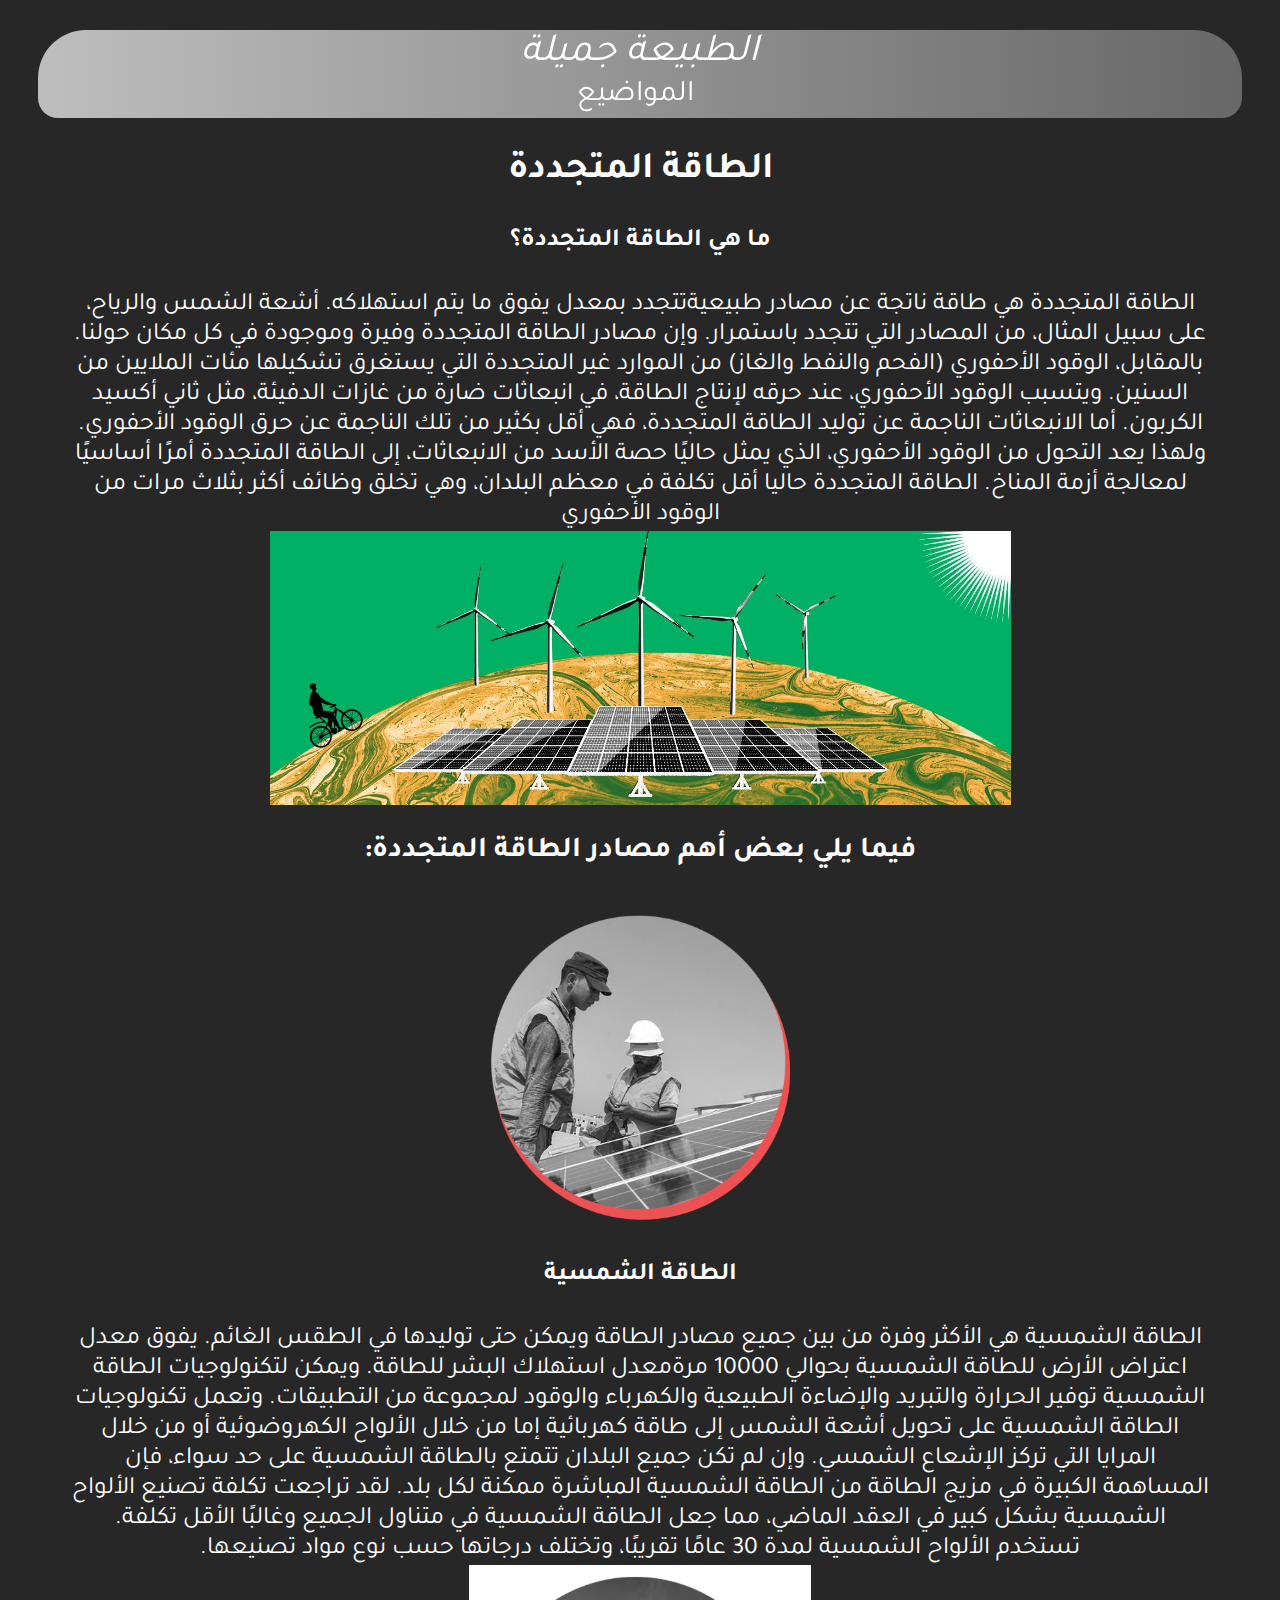
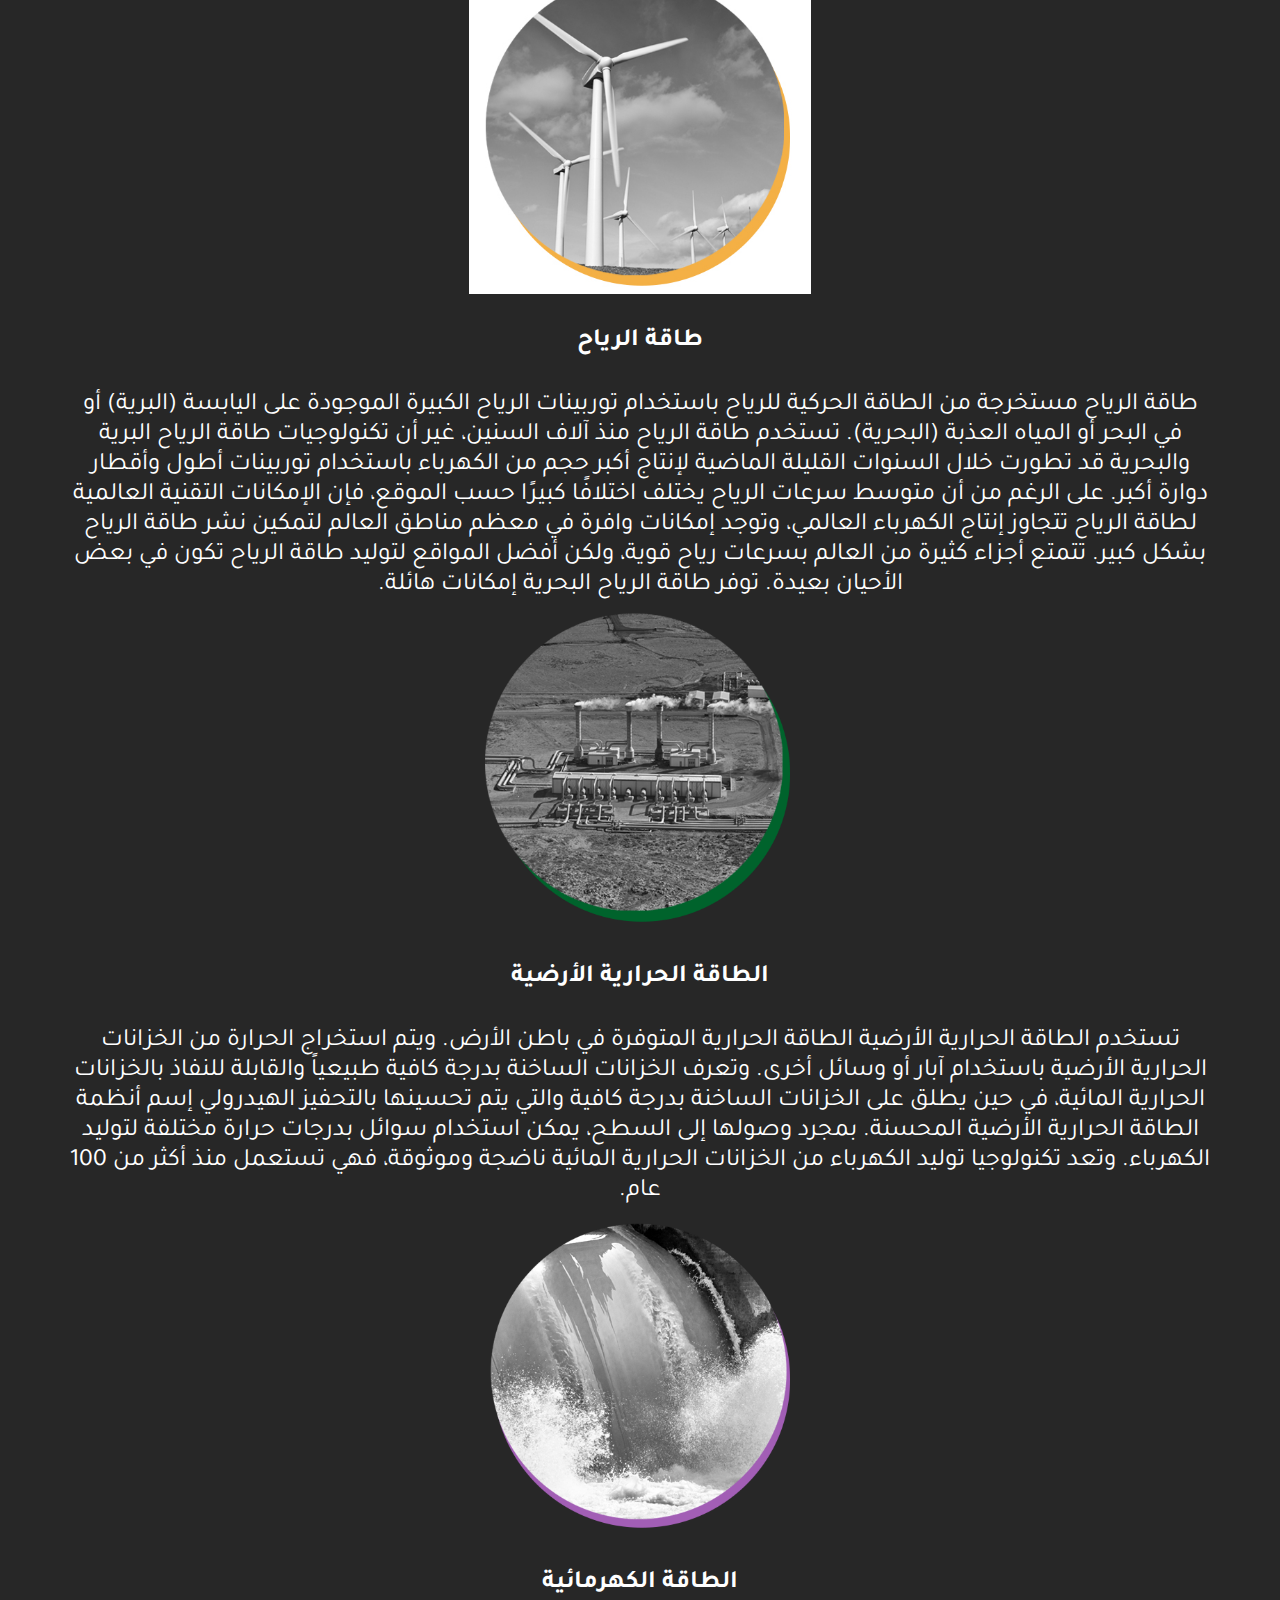
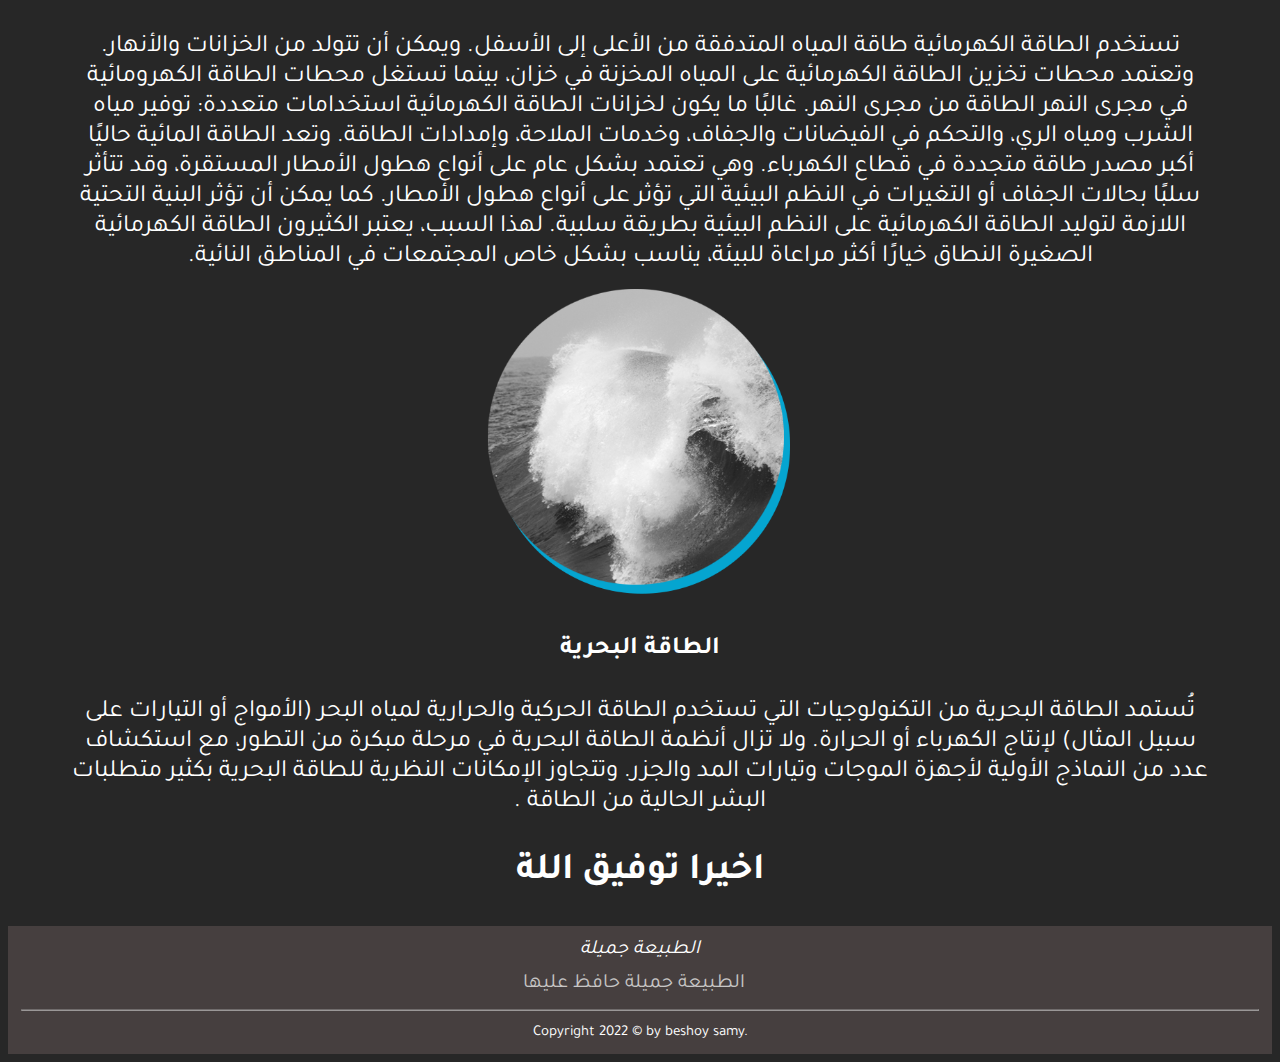
<file: power.html>
<!DOCTYPE html>
<html>
<head>

        <meta charset="UTF-8">
        <meta http-equiv="X-UA-Compatible" content="IE=edge">
        <meta name="viewport" content="width=device-width, initial-scale=1.0">
        <meta name="description" content="">
        <meta name="author" conetnt="Made by Beshoy Samy Englizy Askndr, and improved by Youssef Mostafa">
        <title>al-tabe3a</title>
        <!--the icon of website-->
        <link rel="icon" href="images/nature.icon">
        <!--main css file-->
        <link rel="stylesheet" href="css/work.css">
        <!-- Link Swiper's CSS -->
        <link rel="stylesheet" href="https://cdn.jsdelivr.net/npm/swiper/swiper-bundle.min.css" />
         <!--google fonts library-->
    <link rel="preconnect" href="https://fonts.googleapis.com">
    <link rel="preconnect" href="https://fonts.gstatic.com" crossorigin>
    <link rel="preconnect" href="https://fonts.googleapis.com">
    <link rel="preconnect" href="https://fonts.gstatic.com" crossorigin>
    <link
        href="https://fonts.googleapis.com/css2?family=Tajawal:wght@200;300;400;700;800;900&family=Work+Sans:ital,wght@0,100;0,200;0,300;0,400;0,500;0,600;0,700;0,800;0,900;1,100;1,200;1,300;1,400;1,500;1,600;1,700;1,800;1,900&display=swap"
        rel="stylesheet">
    <link
        href="https://fonts.googleapis.com/css2?family=Work+Sans:ital,wght@0,100;0,200;0,300;0,400;0,500;0,600;0,700;0,800;0,900;1,100;1,200;1,300;1,400;1,500;1,600;1,700;1,800;1,900&display=swap"
        rel="stylesheet">
    <!--google icons library-->
    <link rel="stylesheet"
        href="https://fonts.googleapis.com/css2?family=Material+Symbols+Outlined:opsz,wght,FILL,GRAD@48,400,0,0" />
</head>
<body>  
    <header title="logo"><a href="index.html">الطبيعة جميلة</a></header>
        <nav>
            <div><a href="change.html">المواضيع</a></div>
       
        </nav>

        <div class="container">

            <h2>الطاقة المتجددة</h2>

               <h4>ما هي الطاقة المتجددة؟</h4>
               <div>
                الطاقة المتجددة هي طاقة ناتجة عن مصادر طبيعيةتتجدد بمعدل يفوق ما يتم استهلاكه. أشعة الشمس والرياح، على سبيل المثال، من المصادر التي تتجدد باستمرار. وإن مصادر الطاقة المتجددة وفيرة وموجودة في كل مكان حولنا.
بالمقابل، الوقود الأحفوري (الفحم والنفط والغاز) من الموارد غير المتجددة التي يستغرق تشكيلها مئات الملايين من السنين. ويتسبب الوقود الأحفوري، عند حرقه لإنتاج الطاقة، في انبعاثات ضارة من غازات الدفيئة، مثل ثاني أكسيد الكربون.
أما الانبعاثات الناجمة عن توليد الطاقة المتجددة، فهي أقل بكثير من تلك الناجمة عن حرق الوقود الأحفوري. ولهذا يعد التحول من الوقود الأحفوري، الذي يمثل حاليًا حصة الأسد من الانبعاثات، إلى الطاقة المتجددة أمرًا أساسيًا لمعالجة أزمة المناخ.
الطاقة المتجددة حاليا أقل تكلفة في معظم البلدان، وهي تخلق وظائف أكثر بثلاث مرات من الوقود الأحفوري

               </div>
               <img src="images/energy_cover01.jpg" class="center" alt="الطاقة">

               <h3>فيما يلي بعض أهم مصادر الطاقة المتجددة:</h3>

               <img src="images/1.png" class="center1" alt="الطاقة الشمسية">
               <h4>الطاقة الشمسية</h4>
               <div>الطاقة الشمسية هي الأكثر وفرة من بين جميع مصادر الطاقة ويمكن حتى توليدها في الطقس الغائم. يفوق معدل اعتراض الأرض للطاقة الشمسية بحوالي 10000 مرةمعدل استهلاك البشر للطاقة.
                ويمكن لتكنولوجيات الطاقة الشمسية توفير الحرارة والتبريد والإضاءة الطبيعية والكهرباء والوقود لمجموعة من التطبيقات. وتعمل تكنولوجيات الطاقة الشمسية على تحويل أشعة الشمس إلى طاقة كهربائية إما من خلال الألواح الكهروضوئية أو من خلال المرايا التي تركز الإشعاع الشمسي.
                وإن لم تكن جميع البلدان تتمتع بالطاقة الشمسية على حد سواء، فإن المساهمة الكبيرة في مزيج الطاقة من الطاقة الشمسية المباشرة ممكنة لكل بلد.
                لقد تراجعت تكلفة تصنيع الألواح الشمسية بشكل كبير في العقد الماضي، مما جعل الطاقة الشمسية في متناول الجميع وغالبًا الأقل تكلفة. تستخدم الألواح الشمسية لمدة 30 عامًا تقريبًا، وتختلف درجاتها حسب نوع مواد تصنيعها.
            </div>

            <img src="images/2.png" class="center1" alt="طاقة الرياح">
            <h4>طاقة الرياح</h4>
            <div>طاقة الرياح مستخرجة من الطاقة الحركية للرياح باستخدام توربينات الرياح الكبيرة الموجودة على اليابسة (البرية) أو في البحر أو المياه العذبة (البحرية). تستخدم طاقة الرياح منذ آلاف السنين، غير أن تكنولوجيات طاقة الرياح البرية والبحرية قد تطورت خلال السنوات القليلة الماضية لإنتاج أكبر حجم من الكهرباء باستخدام توربينات أطول وأقطار دوارة أكبر.
                على الرغم من أن متوسط ​​سرعات الرياح يختلف اختلافًا كبيرًا حسب الموقع، فإن الإمكانات التقنية العالمية لطاقة الرياح  تتجاوز إنتاج الكهرباء العالمي، وتوجد إمكانات وافرة في معظم مناطق العالم لتمكين نشر طاقة الرياح بشكل كبير.
                تتمتع أجزاء كثيرة من العالم بسرعات رياح قوية، ولكن أفضل المواقع لتوليد طاقة الرياح تكون في بعض الأحيان بعيدة. توفر طاقة الرياح البحرية إمكانات هائلة.
            </div>

            <img src="images/3.png" class="center1" alt="الطاقة الحرارية الأرضية">
            <h4>الطاقة الحرارية الأرضية</h4>
            <div>تستخدم الطاقة الحرارية الأرضية الطاقة الحرارية المتوفرة في باطن الأرض. ويتم استخراج الحرارة من الخزانات الحرارية الأرضية باستخدام آبار أو وسائل أخرى.
                وتعرف الخزانات الساخنة بدرجة كافية طبيعياً والقابلة للنفاذ بالخزانات الحرارية المائية، في حين يطلق على الخزانات الساخنة بدرجة كافية والتي يتم تحسينها بالتحفيز الهيدرولي إسم أنظمة الطاقة الحرارية الأرضية المحسنة.
                بمجرد وصولها إلى السطح، يمكن استخدام سوائل بدرجات حرارة مختلفة لتوليد الكهرباء. وتعد تكنولوجيا توليد الكهرباء من الخزانات الحرارية المائية ناضجة وموثوقة، فهي تستعمل منذ أكثر من 100 عام.
            </div>

            <img src="images/4.png" class="center1"alt="الطاقة الكهرمائية">
            <h4>الطاقة الكهرمائية</h4>
            <div>تستخدم الطاقة الكهرمائية طاقة المياه المتدفقة من الأعلى إلى الأسفل. ويمكن أن تتولد من الخزانات والأنهار. وتعتمد محطات تخزين الطاقة الكهرمائية على المياه المخزنة في خزان، بينما تستغل محطات الطاقة الكهرومائية في مجرى النهر الطاقة من مجرى النهر.
                غالبًا ما يكون لخزانات الطاقة الكهرمائية استخدامات متعددة: توفير مياه الشرب ومياه الري، والتحكم في الفيضانات والجفاف، وخدمات الملاحة، وإمدادات الطاقة.
                وتعد الطاقة المائية حاليًا أكبر مصدر طاقة متجددة  في قطاع الكهرباء. وهي تعتمد بشكل عام على أنواع هطول الأمطار المستقرة، وقد تتأثر سلبًا بحالات الجفاف أو التغيرات في النظم البيئية التي تؤثر على أنواع هطول الأمطار.
                كما يمكن أن تؤثر البنية التحتية اللازمة لتوليد الطاقة الكهرمائية على النظم البيئية بطريقة سلبية. لهذا السبب، يعتبر الكثيرون الطاقة الكهرمائية الصغيرة النطاق خيارًا أكثر مراعاة للبيئة، يناسب بشكل خاص المجتمعات في المناطق النائية.
            </div>

            <img src="images/5.png" class="center1"alt="الطاقة البحرية">
            <h4>الطاقة البحرية</h4>
            <div>تُستمد الطاقة البحرية من التكنولوجيات التي تستخدم الطاقة الحركية والحرارية لمياه البحر (الأمواج أو التيارات على سبيل المثال) لإنتاج الكهرباء أو الحرارة.
                ولا تزال أنظمة الطاقة البحرية في مرحلة مبكرة من التطور، مع استكشاف عدد من النماذج الأولية لأجهزة الموجات وتيارات المد والجزر. وتتجاوز الإمكانات النظرية للطاقة البحرية بكثير متطلبات البشر الحالية من الطاقة .
            </div>

       


            <h2>اخيرا توفيق اللة</h2>

        </div>
        
    <footer>
        <div class="c1" title="logo"><a href="index.html"> الطبيعة جميلة</a></div>
        <div class="c2">الطبيعة جميلة حافظ عليها</div>
        <hr class="c9">
        <div class="c10">Copyright 2022 &copy; by beshoy samy.</div>
    </footer>
</body>
</html>
</file>
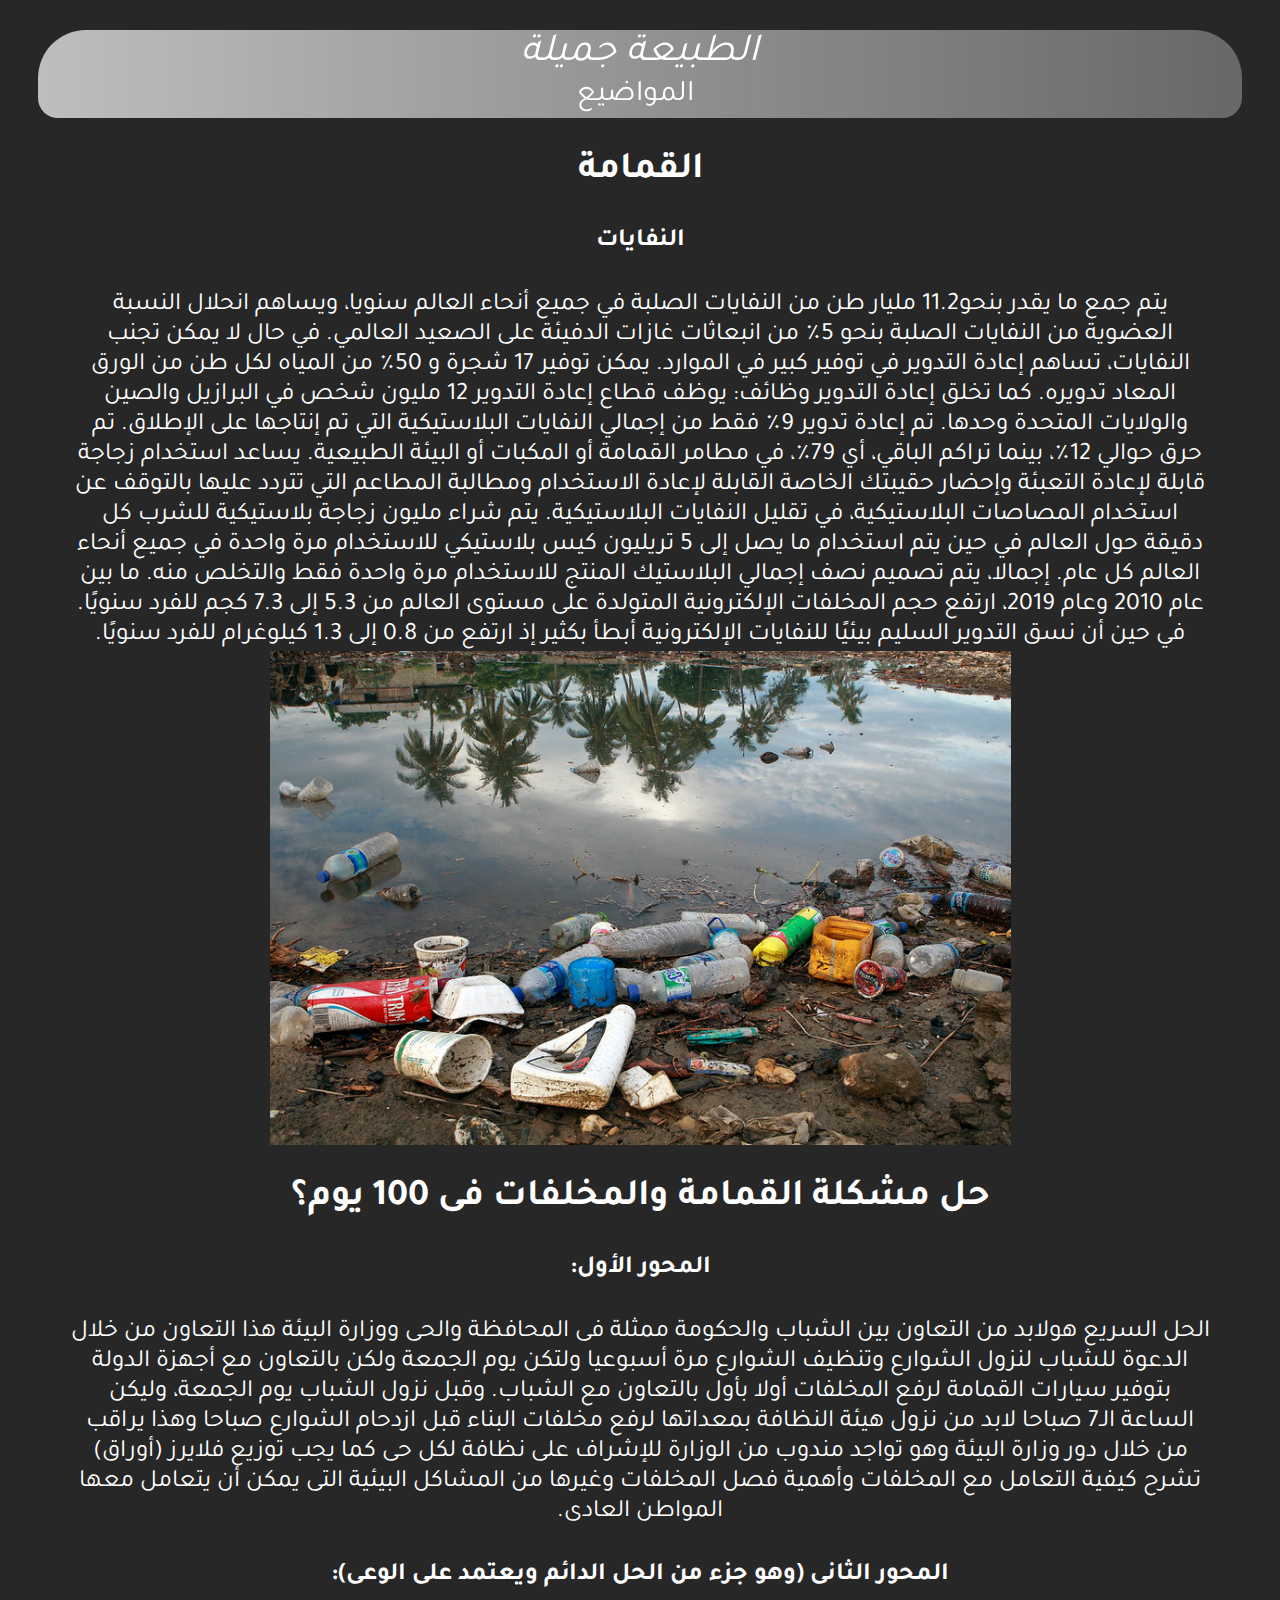
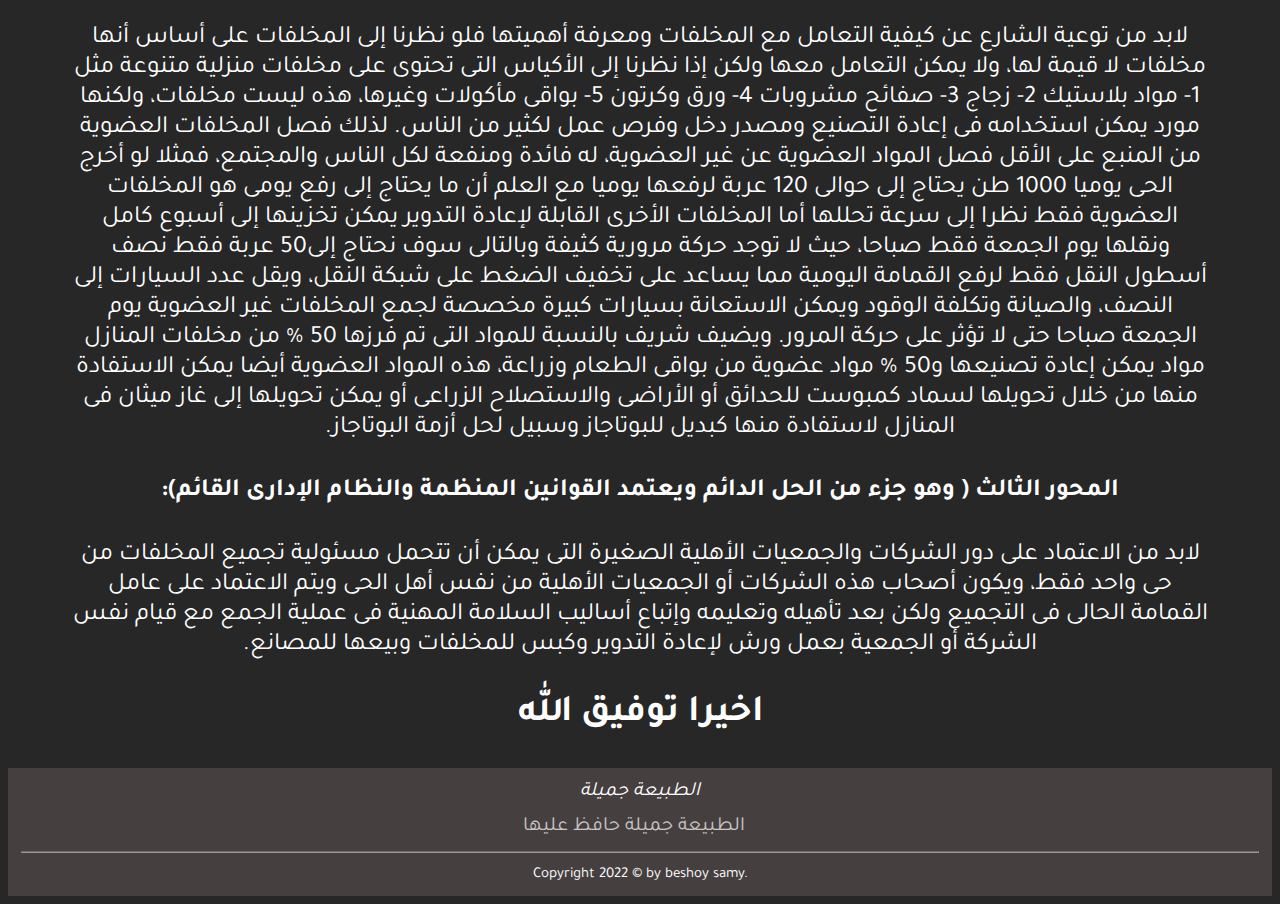
<file: trash.html>
<!DOCTYPE html>
<html>
    <head>
        <meta charset="UTF-8">
        <meta http-equiv="X-UA-Compatible" content="IE=edge">
        <meta name="viewport" content="width=device-width, initial-scale=1.0">
        <meta name="description" content="">
        <meta name="author" conetnt="Made by Beshoy Samy Englizy Askndr, and improved by Youssef Mostafa">
        <title>al-tabe3a</title>
        <!--the icon of website-->
        <link rel="icon" href="images/nature.icon">
        <!--main css file-->
        <link rel="stylesheet" href="css/work.css">
        <!-- Link Swiper's CSS -->
        <link rel="stylesheet" href="https://cdn.jsdelivr.net/npm/swiper/swiper-bundle.min.css" />
         <!--google fonts library-->
    <link rel="preconnect" href="https://fonts.googleapis.com">
    <link rel="preconnect" href="https://fonts.gstatic.com" crossorigin>
    <link rel="preconnect" href="https://fonts.googleapis.com">
    <link rel="preconnect" href="https://fonts.gstatic.com" crossorigin>
    <link
        href="https://fonts.googleapis.com/css2?family=Tajawal:wght@200;300;400;700;800;900&family=Work+Sans:ital,wght@0,100;0,200;0,300;0,400;0,500;0,600;0,700;0,800;0,900;1,100;1,200;1,300;1,400;1,500;1,600;1,700;1,800;1,900&display=swap"
        rel="stylesheet">
    <link
        href="https://fonts.googleapis.com/css2?family=Work+Sans:ital,wght@0,100;0,200;0,300;0,400;0,500;0,600;0,700;0,800;0,900;1,100;1,200;1,300;1,400;1,500;1,600;1,700;1,800;1,900&display=swap"
        rel="stylesheet">
    <!--google icons library-->
    <link rel="stylesheet"
        href="https://fonts.googleapis.com/css2?family=Material+Symbols+Outlined:opsz,wght,FILL,GRAD@48,400,0,0" />
    </head>
<body>
    <header title="logo"><a href="index.html">الطبيعة جميلة</a></header>
        <nav>

            <div><a href="change.html">المواضيع</a></div>


        </nav>

        <div class="container">

            <h2>القمامة</h2>
            <h4>النفايات</h4>
            <div>يتم جمع ما يقدر بنحو11.2 مليار طن من النفايات الصلبة في جميع أنحاء العالم سنويا، ويساهم انحلال النسبة
                العضوية من النفايات الصلبة بنحو 5٪ من انبعاثات غازات الدفيئة على الصعيد العالمي.
                في حال لا يمكن تجنب النفايات، تساهم إعادة التدوير في توفير كبير في الموارد. يمكن توفير 17 شجرة و 50٪ من
                المياه لكل طن من الورق المعاد تدويره.
                كما تخلق إعادة التدوير وظائف: يوظف قطاع إعادة التدوير 12 مليون شخص في البرازيل والصين والولايات المتحدة
                وحدها.
                تم إعادة تدوير 9٪ فقط من إجمالي النفايات البلاستيكية التي تم إنتاجها على الإطلاق. تم حرق حوالي 12٪،
                بينما تراكم الباقي، أي 79٪، في مطامر القمامة أو المكبات أو البيئة الطبيعية.
                يساعد استخدام زجاجة قابلة لإعادة التعبئة وإحضار حقيبتك الخاصة القابلة لإعادة الاستخدام ومطالبة المطاعم
                التي تتردد عليها بالتوقف عن استخدام المصاصات البلاستيكية، في تقليل النفايات البلاستيكية.
                يتم شراء مليون زجاجة بلاستيكية للشرب كل دقيقة حول العالم في حين يتم استخدام ما يصل إلى 5 تريليون كيس
                بلاستيكي للاستخدام مرة واحدة في جميع أنحاء العالم كل عام. إجمالا، يتم تصميم نصف إجمالي البلاستيك المنتج
                للاستخدام مرة واحدة فقط والتخلص منه.
                ما بين عام 2010 وعام 2019، ارتفع حجم المخلفات الإلكترونية المتولدة على مستوى العالم من 5.3 إلى 7.3 كجم
                للفرد سنويًا. في حين أن نسق التدوير السليم بيئيًا للنفايات الإلكترونية أبطأ بكثير إذ ارتفع من 0.8 إلى
                1.3 كيلوغرام للفرد سنويًا.
            </div>
            <img src="images/waste.jpg" class="center" alt="القمامة">

            <h2>حل مشكلة القمامة والمخلفات فى 100 يوم؟</h2>


            <h4>المحور الأول:</h4>
            <div>
                الحل السريع هولابد من التعاون بين الشباب والحكومة ممثلة فى المحافظة والحى ووزارة البيئة هذا التعاون من
                خلال الدعوة للشباب لنزول الشوارع وتنظيف الشوارع مرة أسبوعيا ولتكن يوم الجمعة ولكن بالتعاون مع أجهزة
                الدولة بتوفير سيارات القمامة لرفع المخلفات أولا بأول بالتعاون مع الشباب.

                وقبل نزول الشباب يوم الجمعة، وليكن الساعة الـ7 صباحا لابد من نزول هيئة النظافة بمعداتها لرفع مخلفات
                البناء قبل ازدحام الشوارع صباحا وهذا يراقب من خلال دور وزارة البيئة وهو تواجد مندوب من الوزارة للإشراف
                على نظافة لكل حى كما يجب توزيع فلايرز (أوراق) تشرح كيفية التعامل مع المخلفات وأهمية فصل المخلفات وغيرها
                من المشاكل البيئية التى يمكن أن يتعامل معها المواطن العادى.

            </div>
            <h4>المحور الثانى (وهو جزء من الحل الدائم ويعتمد على الوعى):</h4>
            <div>
                لابد من توعية الشارع عن كيفية التعامل مع المخلفات ومعرفة أهميتها فلو نظرنا إلى المخلفات على أساس أنها
                مخلفات لا قيمة لها، ولا يمكن التعامل معها ولكن إذا نظرنا إلى الأكياس التى تحتوى على مخلفات منزلية متنوعة
                مثل 1- مواد بلاستيك 2- زجاج 3- صفائح مشروبات 4- ورق وكرتون 5- بواقى مأكولات وغيرها، هذه ليست مخلفات،
                ولكنها مورد يمكن استخدامه فى إعادة التصنيع ومصدر دخل وفرص عمل لكثير من الناس.

                لذلك فصل المخلفات العضوية من المنبع على الأقل فصل المواد العضوية عن غير العضوية، له فائدة ومنفعة لكل
                الناس والمجتمع، فمثلا لو أخرج الحى يوميا 1000 طن يحتاج إلى حوالى 120 عربة لرفعها يوميا مع العلم أن ما
                يحتاج إلى رفع يومى هو المخلفات العضوية فقط نظرا إلى سرعة تحللها أما المخلفات الأخرى القابلة لإعادة
                التدوير يمكن تخزينها إلى أسبوع كامل ونقلها يوم الجمعة فقط صباحا، حيث لا توجد حركة مرورية كثيفة وبالتالى
                سوف نحتاج إلى50 عربة فقط نصف أسطول النقل فقط لرفع القمامة اليومية مما يساعد على تخفيف الضغط على شبكة
                النقل، ويقل عدد السيارات إلى النصف، والصيانة وتكلفة الوقود ويمكن الاستعانة بسيارات كبيرة مخصصة لجمع
                المخلفات غير العضوية يوم الجمعة صباحا حتى لا تؤثر على حركة المرور.
                ويضيف شريف بالنسبة للمواد التى تم فرزها 50 % من مخلفات المنازل مواد يمكن إعادة تصنيعها و50 % مواد عضوية
                من بواقى الطعام وزراعة، هذه المواد العضوية أيضا يمكن الاستفادة منها من خلال تحويلها لسماد كمبوست للحدائق
                أو الأراضى والاستصلاح الزراعى أو يمكن تحويلها إلى غاز ميثان فى المنازل لاستفادة منها كبديل للبوتاجاز
                وسبيل لحل أزمة البوتاجاز.

            </div>
            <h4>المحور الثالث ( وهو جزء من الحل الدائم ويعتمد القوانين المنظمة والنظام الإدارى القائم):</h4>
            <div>
                لابد من الاعتماد على دور الشركات والجمعيات الأهلية الصغيرة التى يمكن أن تتحمل مسئولية تجميع المخلفات من
                حى واحد فقط، ويكون أصحاب هذه الشركات أو الجمعيات الأهلية من نفس أهل الحى ويتم الاعتماد على عامل القمامة
                الحالى فى التجميع ولكن بعد تأهيله وتعليمه وإتباع أساليب السلامة المهنية فى عملية الجمع مع قيام نفس
                الشركة أو الجمعية بعمل ورش لإعادة التدوير وكبس للمخلفات وبيعها للمصانع.

            </div>



            <h2>اخيرا توفيق الله</h2>

        </div>
        <footer>
            <div class="c1" title="logo"><a href="index.html"> الطبيعة جميلة</a></div>
            <div class="c2">الطبيعة جميلة حافظ عليها</div>
            <hr class="c9">
            <div class="c10">Copyright 2022 &copy; by beshoy samy.</div>
        </footer>
</body>

</html>
</file>
<file: css/work.css>
/* Root */
::selection {
    background-color: rgb(255, 255, 255);
    color: black;
}

/* Scrollbar width */
::-webkit-scrollbar {
    width: 10px;
}

/* Track */
::-webkit-scrollbar-track {
    background: #6a6a6a;
}

/* Handle */
::-webkit-scrollbar-thumb {
    background: #f1f1f1;
    border-radius: 30px;
}

/* Handle on hover */
::-webkit-scrollbar-thumb:hover {
    background: rgb(196, 196, 196);
}

/*start-Variable*/
.center {
    display: block;
    margin-left: auto;
    margin-right: auto;
    width: 65%;
}

.center1 {
    display: block;
    margin-left: auto;
    margin-right: auto;
    width: 30%;
}

h2 a {
    transition: all .4s;
}

h2 a:hover {
    color: rgb(95, 200, 255);
}
.aaa a
{
    transition: all .4s;
}
.aaa a:hover
{
    color: rgb(95, 200, 255);
}

/*end-Variable*/

/*start global rules*/

* {
    -webkit-box-sizing: border-box;
    -moz-box-sizing: border-box;
    -o-box-sizing: border-box;
    box-sizing: border-box;
}

html {
    font-size: 10px;
    scroll-behavior: smooth;
}


body {
    font-family: "Tajawal";
    background-color: #272727;
    color: white;
    text-align: center;
}


/*end global rules*/

.container {
    padding-left: 15px;
    padding-right: 15px;
    margin-left: auto;
    margin-right: auto;
    background-color: #272727;
    direction: rtl;
    font-size: 2.5rem;
}

/*small*/

@media (min-width:768px) {
    .container {
        width: 750px;
    }
}

/*medium*/

@media (min-width:992px) {
    .container {
        width: 970px;
    }
}

/*large*/

@media (min-width:1200px) {
    .container {
        width: 1170px;
    }
}

/*start header*/

header {
    margin-left: 30px;
    margin-top: 30px;
    margin-right: 30px;
    text-align: center;
    background: linear-gradient(to right, rgba(255, 255, 255, 0.7), rgba(255, 255, 255, 0.3));
    backdrop-filter: blur(5px);
    font-size: 4rem;
    font-style: italic;
    border-radius: 60px 60px 0 0;
}

header a {
    text-decoration: none;
    color: white;
}

/*end header*/

/*start nav*/

nav {
    margin-right: 30px;
    margin-left: 30px;
    text-align: center;
    background: linear-gradient(to right, rgba(255, 255, 255, 0.7), rgba(255, 255, 255, 0.3));
    backdrop-filter: blur(5px);
    direction: rtl;
    position: sticky;
    top: 0%;
    z-index: 10;
    height: 4rem;
    border-radius: 0 0 20px 20px;
}

nav div {
    font-size: 3rem;
    margin-right: 1rem;
    display: inline;
}

nav div a {
    text-decoration: none;
    color: white;
    transition: all .4s;
}

nav div a:hover {
    color: rgb(95, 200, 255);
    box-shadow: 20px, 20px white;
}

/*end nav*/

/*start content*/

h2 {
    text-align: center;
    color: white;
}

h2 a {
    text-decoration: none;
    color: white;
}

div a {
    text-decoration: none;
    color: white;
}

h3 {
    text-align: center;
    color: white;
}

h4 {
    color: white;
}

div {
    color: white;
}

.wave {
    position: relative;
}

.wave a {
    position: relative;
    display: inline-block;
    animation: jump 3s ease-in-out infinite;
    animation-delay: calc(0.1s * var(--i));
}

.aaa {
    margin-right: 15px;
    display: inline;
}

/*end content*/

/*footer*/

footer {
    background-color: rgb(70, 63, 63);
    width: auto;
    direction: rtl;
}

.c1 {
    padding: 1%;
    font-size: 2em;
    font-style: italic;
    padding-bottom: 0.3%;
}

.c1 a {

    text-decoration: none;
    color: white;
}

.c2 {
    color: white;
    font-size: 2em;
    padding-right: 1%;
    padding-top: 0.5%;
    opacity: 0.7;
    display: inline-block;
}

.c9 {
    color: white;
    margin: 1%;
    opacity: 0.5;
}

.c10 {
    font-size:1.5rem;
    color: white;
    text-align: center;
    padding: 0% 0% 1% 0%;
    direction: ltr;
}

/*footer*/

/* start flib card */

.container111 {
    margin: 40px auto;
    width: 200px;
    perspective: 250px;
    text-align: center;
}

.boxx {
    position: relative;
    width: 100%;
    height: 200px;
    transform-style: preserve-3d;
    transition: transform .5s ease-out .1s;
    transform-origin: right center;
    border-radius: 50%;
    perspective: 1000px;

}

.boxx:hover {
    transform: translatex(-100%) rotateY(-180deg);
}

.boxx .face {
    position: absolute;
    width: 100%;
    height: 100%;
    display: flex;
    justify-content: center;
    align-items: center;
    font-weight: bold;
    font-size: 30px;
    color: white;
    backface-visibility: hidden;
    border-radius: 50%;
}

.boxx .back {
    background: linear-gradient(to bottom left, rgb(255, 100, 50), rgb(50, 100, 255));
    transform: rotateY(-180deg);
    animation-name: hueShift;
    animation-duration: 2s;
    animation-iteration-count: infinite;
    animation-timing-function: linear;
    animation-direction: reverse;
}


#besho {
    position: absolute;
    top: 35%;
    right: 30%;
}

.flip-card {
    background-color: transparent;
    width: 420px;
    height: 550px;
    border-radius: 30px;
    font-size: 31px;
    perspective: 1800px;
    /* Remove this if you don't want the 3D effect */
}

/* This container is needed to position the front and back side */
.flip-card-inner {
    position: relative;
    width: 100%;
    height: 100%;
    text-align: center;
    transition: transform 0.5s, box-shadow 1s;
    transform-style: preserve-3d;
    border-radius: 30px;
}

/* Do an horizontal flip when you move the mouse over the flip box container */
.flip-card#yoyo:hover .flip-card-inner {
    box-shadow: 0 0 20px 20px #961eff;
    transform: rotateY(180deg);
}

.flip-card#besho:hover .flip-card-inner {
    box-shadow: 0 0 20px 20px dodgerblue;
    transform: rotateY(180deg);
}

/* Position the front and back side */
.flip-card-front,
.flip-card-back {
    position: absolute;
    width: 100%;
    height: 100%;
    -webkit-backface-visibility: hidden;
    /* Safari */
    backface-visibility: hidden;
    border-radius: 30px;
}

/* Style the front side (fallback if image is missing) */
.flip-card-front {
    background-color: #bbb;
    color: black;
}

/* Style the back side */
.flip-card#yoyo .flip-card-back {
    background: linear-gradient(to top, rgb(150, 30, 255), rgb(213, 165, 255));
    color: white;
    transform: rotateY(-180deg);
}

.flip-card#besho .flip-card-back {
    background: linear-gradient(to top, dodgerblue, rgb(184, 220, 255));
    color: white;
    transform: rotateY(180deg);
}

.icons {
    margin: 0;
}

#y {
    border-radius: 10px;
    background: linear-gradient(to bottom right, red, orange);
    padding: 10px;
}

#g {
    border-radius: 10px;
    background: linear-gradient(to bottom right, #272727, rgb(218, 0, 218));
    padding: 10px;
}

#f {
    border-radius: 10px;
    background: linear-gradient(to bottom right, blue, cyan);
    padding: 10px;
}

#i {
    border-radius: 10px;
    background: linear-gradient(to bottom right, magenta, yellow);
    padding: 10px;
}

#it {
    border-radius: 10px;
    background: linear-gradient(to bottom right, rgb(219, 34, 34), rgb(255, 144, 162));
    padding: 10px;
}

#t {
    border-radius: 10px;
    background: linear-gradient(to bottom right, rgb(195, 65, 255), rgb(255, 93, 217));
    padding: 10px;
}

#d {
    border-radius: 10px;
    background: linear-gradient(to bottom right, rgb(120, 36, 255), #272727);
    padding: 10px;
}

/*end flib cards*/

/* Start Keyframes */
@keyframes hueShift {

    0% {
        filter: hue-rotate(0deg);
    }

    50% {
        filter: hue-rotate(180deg);
    }

    100% {
        filter: hue-rotate(360deg);
    }
}

@keyframes jump {
    0% {
        transform: translateY(0px);
    }

    20% {
        transform: translateY(-35px);
    }

    40%,
    100% {
        transform: translateY(0px);
    }
}
</file>
